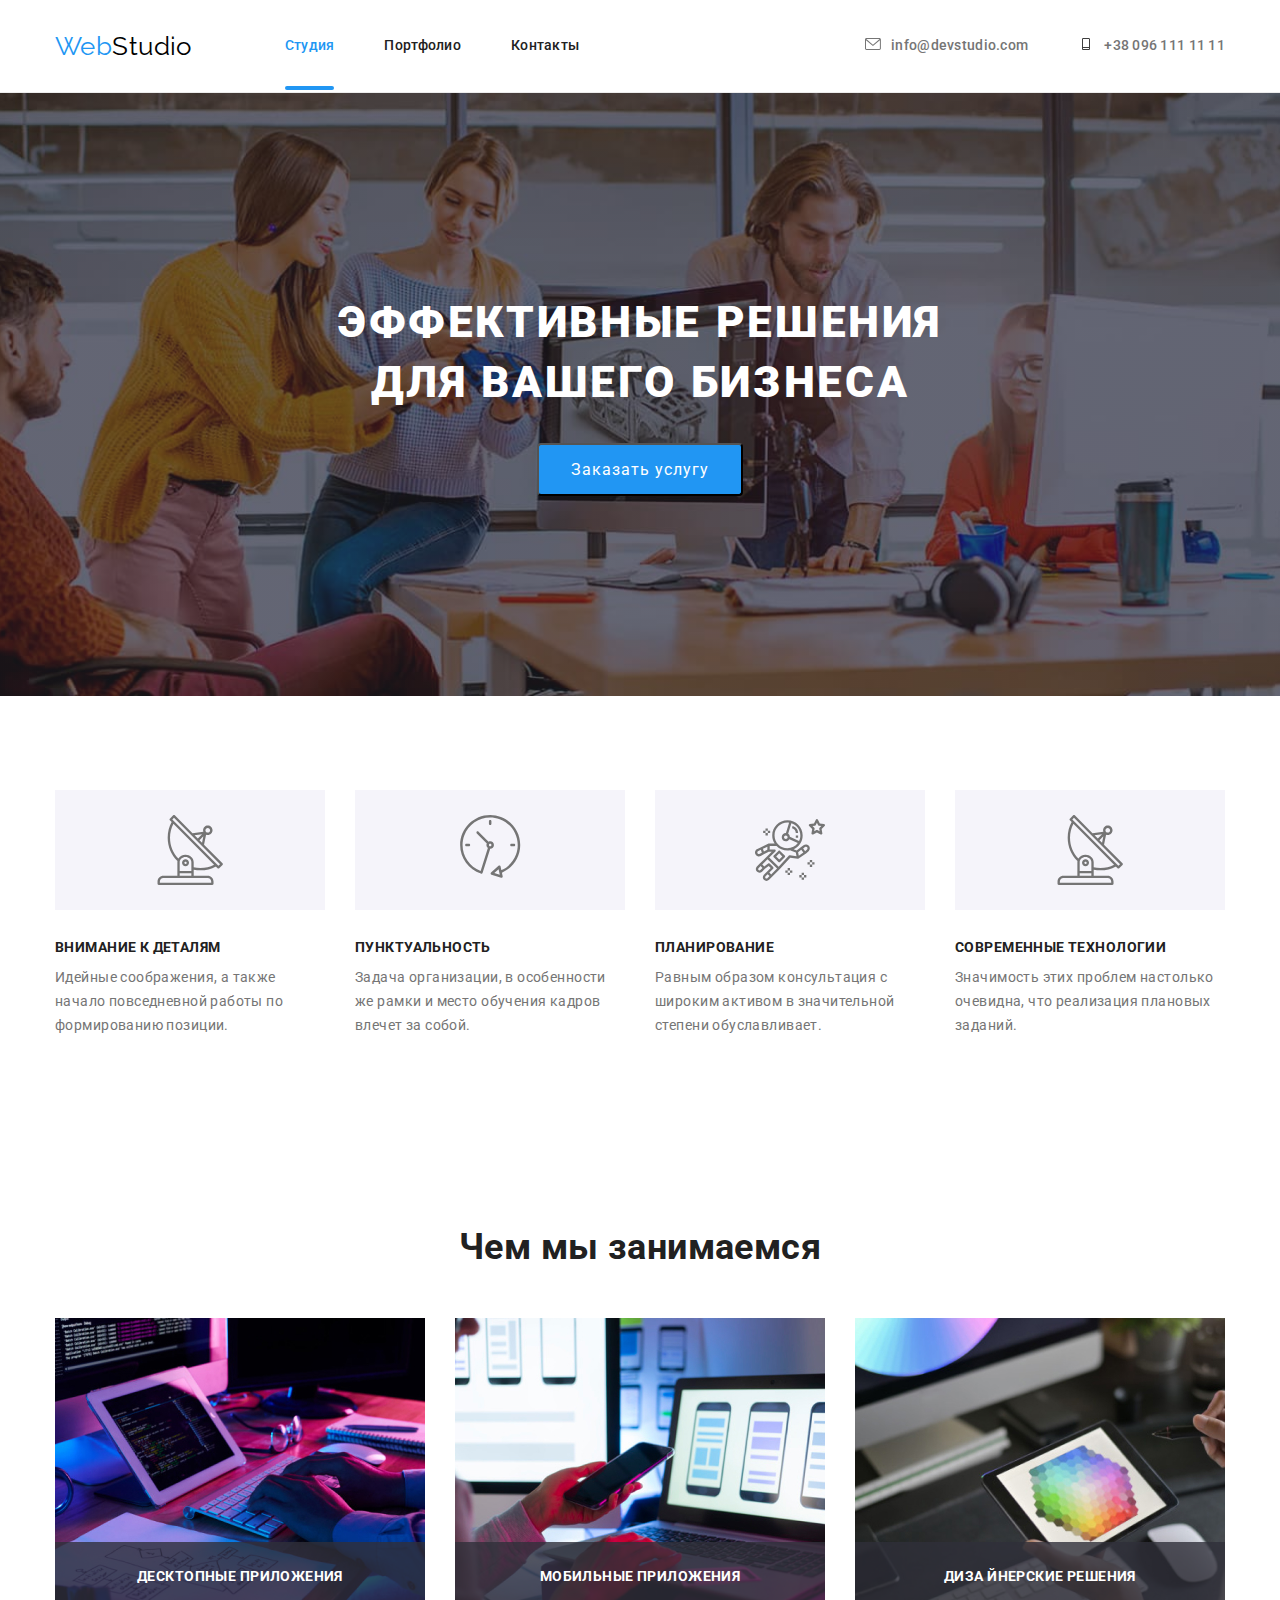
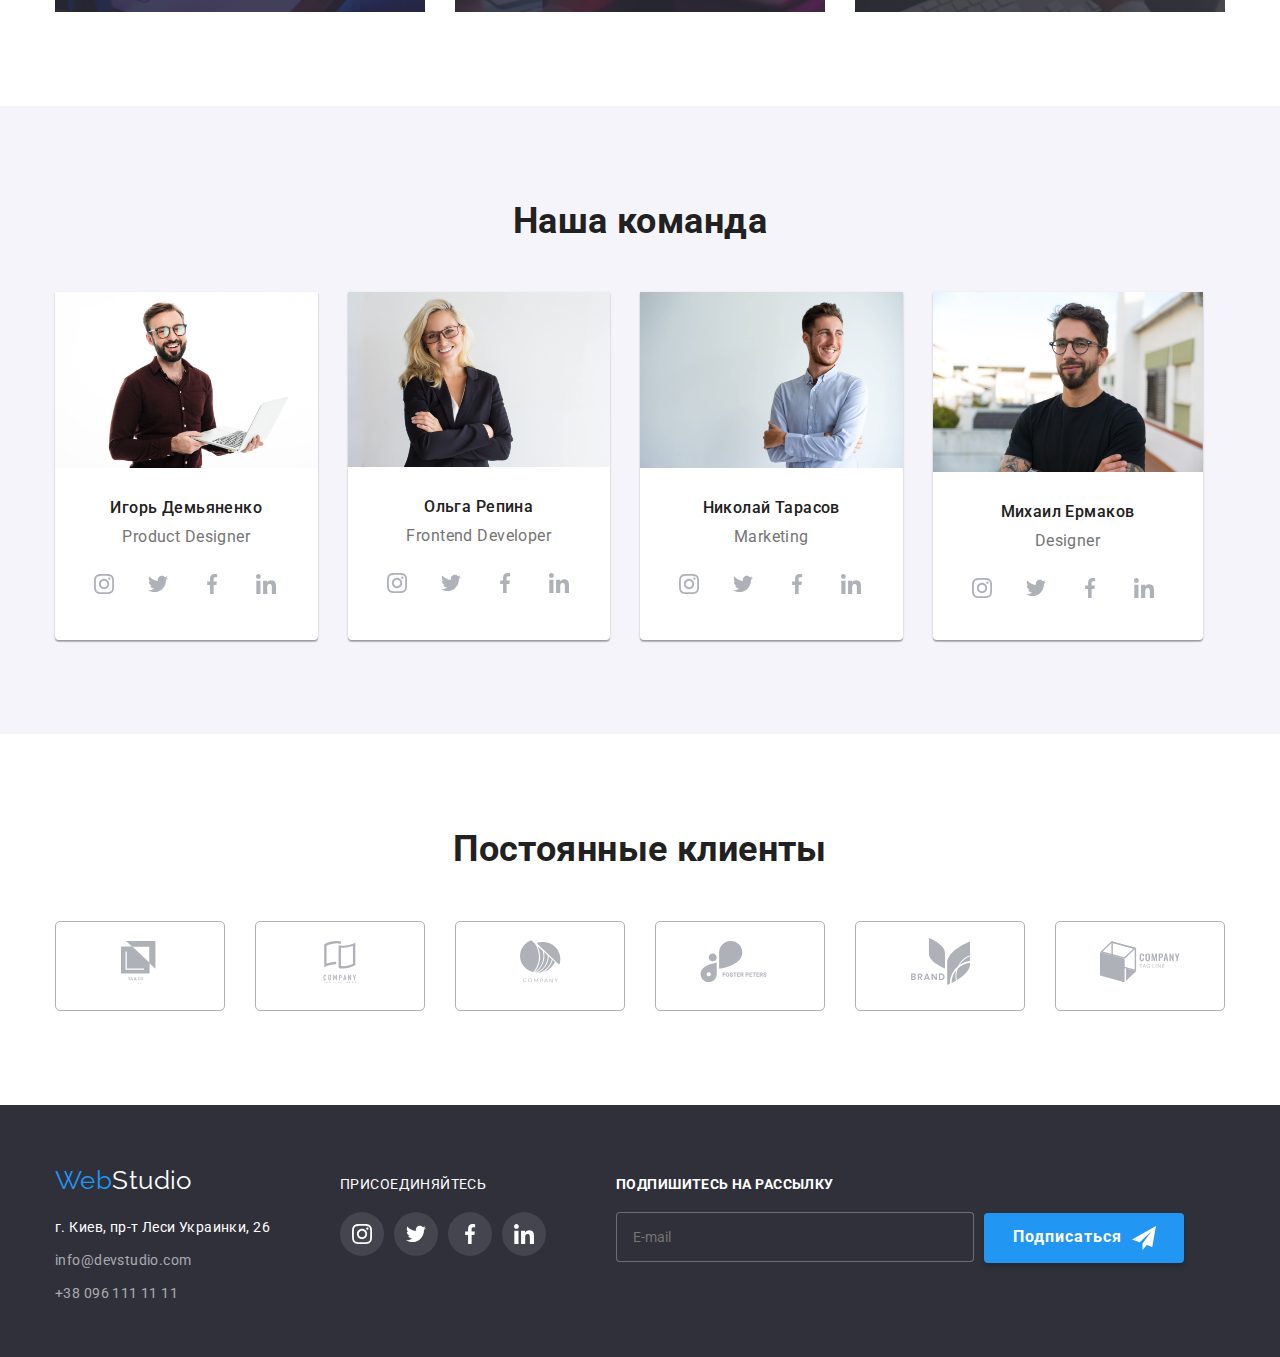
<file: index.html>
<!DOCTYPE html>
<html lang="ru">

<head>
    <meta charset="UTF-8">
    <meta http-equiv="X-UA-Compatible" content="IE=edge">
    <meta name="viewport" content="width=device-width, initial-scale=1.0">
    <title>Document</title>
    <link rel="preconnect" href="https://fonts.gstatic.com">
    <link
        href="https://fonts.googleapis.com/css2?family=Raleway:wght@700&family=Roboto:wght@400;500;700;900&display=swap"
        rel="stylesheet">
    <link rel="stylesheet"
        href="https://cdnjs.cloudflare.com/ajax/libs/modern-normalize/1.0.0/modern-normalize.min.css">
    <link rel="stylesheet" href="css/styles.css">
</head>

<body>
    <!--шапка -->
    <header class="header">   
       <div class="container">
       <nav class="min-nav">   
            <a href="/" class="logo" >Web<span class="logo-first">Studio</span></a>
            <ul class="site-nav" >
                <li class="nav-item"><a href="" class="link current">Студия</a></li>
                <li class="nav-item"><a href="./portfolio.html" class="link">Портфолио</a></li>
                <li class="nav-item"><a href="" class="link">Контакты</a></li>
            </ul>
            <ul class="contacts-position">
                <li class="contacts-positio-item" >
                    <li class="contacts-positio-item">
                        <a href="mailto:info@devstudio.com" class="contact-heder">
                            <svg class="contacts-svg" width="16" height="12">
                                <use href="./images/svg/symbol-defs.svg#icon-maill"></use>
                            </svg>info@devstudio.com
                        </a>
                    </li>
                    <li class="contacts-positio-item"><a href="tel:+380961111111" class="contact-heder">
                            <svg class="contacts-svg" width="16" height="12">
                                <use href="./images/svg/symbol-defs.svg#icon-call"></use>
                            </svg>+38 096 111 11 11</a>
                    </li>
          </ul> 
   
        </nav> 
        </div>
    </header>
    <!-- заголовок -->
    <main>
        
    <section class="hero">
       <div class="container">
         <h1 class="hero-titel">Эффективные решения<br> для вашего бизнеса</h1>
         <button type="button" class="button" data-modal-open>Заказать услугу</button>
       </div>
    </section>
        <!--Преимущества-->
    <section class="section">
        <div class="container">
            <ul class="feature-list">
                    <li class="feature-item" >
                    <div class="feature-svg">
                    <svg class="" width="70" height="70"> 
                        <use href="./images/svg/symbol-defs.svg#icon-Group1"></use>
                    </svg>
                    </div>
                    <h2 class="title">Внимание к деталям</h2>
                    <p>Идейные соображения, а также начало повседневной работы по формированию позиции.</p>
                </li>
                <li class="feature-item" >
                    <div class="feature-svg">
                    <svg class="" width="70" height="70"> 
                        <use href="./images/svg/symbol-defs.svg#icon-clock2"></use>
                    </svg>
                    </div>
                    <h2 class="title">Пунктуальность</h2>
                    <p>Задача организации, в особенности же рамки и место обучения кадров влечет за собой.</p>
                </li>
                <li class="feature-item" >
                    <div class="feature-svg">
                        <svg class="" width="70" height="70">
                            <use href="./images/svg/symbol-defs.svg#icon-astronaut4"></use>
                        </svg>
                    </div>
                    <h2 class="title">Планирование</h2>
                    <p> Равным образом консультация с широким активом в значительной степени обуславливает.</p>
                </li>
                <li class="feature-item" >
                    <div class="feature-svg">
                        <svg class="" width="70" height="70">
                            <use href="./images/svg/symbol-defs.svg#icon-Group1"></use>
                        </svg>
                    </div>
                    <h2 class="title">Современные технологии</h2>
                    <p>Значимость этих проблем настолько очевидна, что реализация плановых заданий.</p>
                </li>
            </ul>
        </div>
    </section>
    
    <!-- наша работа -->
    <!--Чем мы занимаемся-->
 <section class="section work">
    <div class="container">
        <h2 class="work-job">Чем мы занимаемся</h2>
        <ul class="work-list" >
            <li class="work-item" >
                <div class="specialization" >
                    <img src="./images/img.jpg" alt="Десктопные приложения" width="370">
                    <div class="specialization-bg">
                        <h3 class="specialization-text">Десктопные приложения</h3>
                    </div>
                </div>
            </li>
            <li class="work-item" >
                <div class="specialization">
                    <img src="./images/box2.jpg" alt="Мобильные приложение" width="370">
                    <div class="specialization-bg">
                        <h3 class="specialization-text">Мобильные приложения</h3>
                    </div>
                </div>
            </li>
            <li class="work-item" >
                <div class="specialization">
                    <img src="./images/box3.jpg" alt="Дизайн приложений" width="370">
                    <div class="specialization-bg">
                        <h3 class="specialization-text">Диза йнерские решения</h3>
                    </div>
                </div>
            </li>
        </ul>
    </div>
    </section>
    <!--Наша команда-->
    <section class="section team">
    <div class="container">
        <h2 class="ouer-team">Наша команда</h2>
        <ul class="team-list">
            <li class="team-item">
                <img src="./images/01b0562402f9066520924acac0be8dc7.jpg" class="img" alt="Игорь Демьяненко" width="270">
                <h3 class="name">Игорь Демьяненко</h3>
                <p class="specialty" >Product Designer</p>
                <ul class="social">
                    <li class="social-link">
                        <a class="button-link" href="" aria-label="">
                        <svg class="" width="20" height="20">
                            <use href="./images/svg/symbol-defs.svg#icon-instagram"></use>
                        </svg>
                    </a>
                   </li>
                <li class="social-link">
                    <a class="button-link" href="" aria-label="">
                        <svg class="" width="20" height="20">
                            <use href="./images/svg/symbol-defs.svg#icon-twitter"></use>
                        </svg>
                    </a>
                </li>
                <li class="social-link">
                    <a class="button-link" href="" aria-label="">
                        <svg class="" width="20" height="20">
                            <use href="./images/svg/symbol-defs.svg#icon-facebook1"></use>
                        </svg>
                    </a>
                </li>
                <li class="social-link">
                    <a class="button-link" href="" aria-label="">
                        <svg class="" width="20" height="20">
                            <use href="./images/svg/symbol-defs.svg#icon-linkedin"></use>
                        </svg>
                    </a>
                </li>
                </ul>
                
            </li>
            <li class="team-item">
                <img src="./images/8ed9ff0c05008e3e7ae5285b05efd211.jpg"  class="img" alt="Ольга Репина" width="270">
                <h3 class="name">Ольга Репина</h3>
                <p class="specialty" >Frontend Developer</p>
                <ul class="social">
                    <li class="social-link">
                        <a class="button-link" href="" aria-label="">
                            <svg class="" width="20" height="20">
                                <use href="./images/svg/symbol-defs.svg#icon-instagram"></use>
                            </svg>
                        </a>
                    </li>
                    <li class="social-link">
                        <a class="button-link" href="" aria-label="">
                            <svg class="" width="20" height="20">
                                <use href="./images/svg/symbol-defs.svg#icon-twitter"></use>
                            </svg>
                        </a>
                    </li>
                    <li class="social-link">
                        <a class="button-link" href="" aria-label="">
                            <svg class="" width="20" height="20">
                                <use href="./images/svg/symbol-defs.svg#icon-facebook1"></use>
                            </svg>
                        </a>
                    </li>
                    <li class="social-link">
                        <a class="button-link" href="" aria-label="">
                            <svg class="" width="20" height="20">
                                <use href="./images/svg/symbol-defs.svg#icon-linkedin"></use>
                            </svg>
                        </a>
                    </li>
                </ul>
            </li>
            <li class="team-item">
                <img src="./images/c03fb848ed9dfc89543bbe97156c3661.jpg"  class="img"  alt="Николай Тарасов" width="270">
                <h3 class="name">Николай Тарасов</h3>
                <p class="specialty" >Marketing</p>
                <ul class="social">
                    <li class="social-link">
                        <a class="button-link" href="" aria-label="">
                            <svg class="" width="20" height="20">
                                <use href="./images/svg/symbol-defs.svg#icon-instagram"></use>
                            </svg>
                        </a>
                    </li>
                    <li class="social-link">
                        <a class="button-link" href="" aria-label="">
                            <svg class="" width="20" height="20">
                                <use href="./images/svg/symbol-defs.svg#icon-twitter"></use>
                            </svg>
                        </a>
                    </li>
                    <li class="social-link">
                        <a class="button-link" href="" aria-label="">
                            <svg class="" width="20" height="20">
                                <use href="./images/svg/symbol-defs.svg#icon-facebook1"></use>
                            </svg>
                        </a>
                    </li>
                    <li class="social-link">
                        <a class="button-link" href="" aria-label="">
                            <svg class="" width="20" height="20">
                                <use href="./images/svg/symbol-defs.svg#icon-linkedin"></use>
                            </svg>
                        </a>
                    </li>
                </ul>
            </li>
            <li class="team-item">
                <img src="./images/7ff905b2d5f56aa0d2b29aa48e997cd8.jpg"  class="img"  alt="Михаил Ермаков" width="270">
                <h3 class="name">Михаил Ермаков</h3>
                <p class="specialty" >Designer</p>
                <ul class="social">
                    <li class="social-link">
                        <a class="button-link" href="" aria-label="">
                            <svg class="" width="20" height="20">
                                <use href="./images/svg/symbol-defs.svg#icon-instagram"></use>
                            </svg>
                        </a>
                    </li>
                    <li class="social-link">
                        <a class="button-link" href="" aria-label="">
                            <svg class="" width="20" height="20">
                                <use href="./images/svg/symbol-defs.svg#icon-twitter"></use>
                            </svg>
                        </a>
                    </li>
                    <li class="social-link">
                        <a class="button-link" href="" aria-label="">
                            <svg class="" width="20" height="20">
                                <use href="./images/svg/symbol-defs.svg#icon-facebook1"></use>
                            </svg>
                        </a>
                    </li>
                    <li class="social-link">
                        <a class="button-link" href="" aria-label="">
                            <svg class="" width="20" height="20">
                                <use href="./images/svg/symbol-defs.svg#icon-linkedin"></use>
                            </svg>
                        </a>
                    </li>
                </ul>
            </li>
        </ul>
        </div>
    </section>
            <!-- Постоянные клиенты -->
            <section class="section">
                <div class="container">
                    <h2 class="work-job">Постоянные клиенты</h2>
                    <ul class="work-job-item">
                        <li class="work-job-list">
                            <a href="work-job-link">
                                <svg class="" width="80" height="42">
                                    <use href="./images/svg/symbol-defs.svg#icon-logo1"></use>
                                </svg>
                            </a>
                        </li>
                        <li class="work-job-list">
                            <a href="work-job-link">
                                <svg class="" width="80" height="42">
                                    <use href="./images/svg/symbol-defs.svg#icon-logo2"></use>
                                </svg>
                            </a>
                        </li>
                        <li class="work-job-list">
                            <a href="work-job-link">
                                <svg class="" width="41" height="43">
                                    <use href="./images/svg/symbol-defs.svg#icon-logo3"></use>
                                </svg>
                            </a>
                        </li>
                        <li class="work-job-list">
                            <a href="work-job-link">
                                <svg class="" width="80" height="42">
                                    <use href="./images/svg/symbol-defs.svg#icon-logo4"></use>
                                </svg>
                            </a>
                        </li>
                        <li class="work-job-list">
                            <a href="work-job-link">
                                <svg class="" width="59" height="47">
                                    <use href="./images/svg/symbol-defs.svg#icon-logo5"></use>
                                </svg>
                            </a>
                        </li>
                        <li class="work-job-list">
                            <a href="work-job-link">
                                <svg class="" width="80" height="42">
                                    <use href="./images/svg/symbol-defs.svg#icon-logo6"></use>
                                </svg>
                            </a>
                        </li>
                    </ul>
                </div>
            </section>
    
    </main>
    <!--подвал-->
    <footer class="footer">
        <div class="container">
            <div>
                <a href="/" class="logo">Web<span class="logo-white">Studio</span></a>
                <address class="adres">
                <ul class="footer-list list">
                    <li class="street">г. Киев, пр-т Леси Украинки, 26</li>
                    <li class="street"><a href="mailto:info@devstudio.com" class="contacts-footer">info@devstudio.com</a></li>
                    <li class="street"><a href="tel:+380961111111" class="contacts-footer">+38 096 111 11 11</a></li>
                </ul>
                </address>
            </div >
           
            <div class="footer-linc-container"> 
                <p class="footer-contact">присоединяйтесь</p>
                <ul class="social-footer">
                    <li class="social-link">
                        <a class="button-link-footure" href="" aria-label="">
                            <svg class="" width="20" height="20">
                                <use href="./images/svg/symbol-defs.svg#icon-instagram"> </use>
                            </svg>
                        </a>
                    </li>
                    <li class="social-link">
                        <a class="button-link-footure" href="" aria-label="">
                            <svg class="" width="20" height="20">
                                <use href="./images/svg/symbol-defs.svg#icon-twitter"> </use>
                            </svg>
                        </a>
                    </li>
                    <li class="social-link">
                        <a class="button-link-footure" href="" aria-label="">
                            <svg class="" width="20" height="20">
                                <use href="./images/svg/symbol-defs.svg#icon-facebook1"> </use>
                            </svg>
                        </a>
                    </li>
                    <li class="social-link">
                        <a class="button-link-footure" href="" aria-label="">
                            <svg class="" width="20" height="20">
                                <use href="./images/svg/symbol-defs.svg#icon-linkedin"></use>
                            </svg>
                        </a>
                    </li>
                </ul>
            </div>
            <div class="footer-linc-container" >
                <h2 class="footer-contact" >Подпишитесь на рассылку</h2>
                <form class="subscribe">
                    <label class="form-lable" for="mail"> </label>
                    <input type="email"  name="email" id="mail" placeholder="E-mail" />
                    <button class="footer-button">
                        Подписаться
                        <svg class="subscribe-icon" width="24" height="24">
                            <use href="./images/svg/symbol-defs.svg#icon-icon-send"></use>
                        </svg>
                    </button>
                </form>
            </div>
        </div>
    </footer>
    <div class="backdrop is-hidden" data-modal>
        <div class="modal">
            <p class="form-name">Оставьте свои данные, мы вам перезвоним</p>
            <button class="close-modal" data-modal-close>
                <svg class="close-modal-icon" width="18" height="18">
                    <use href="./images/svg/symbol-defs.svg#icon-close-black-18dp-2-1"></use>
                </svg>
            </button>
            <form class="modal-form">
                <ul>
                    <li class="form-fild">
                        <label class="form-lable" for="name">Имя</label>
                        <input type="text" name="username" id="name" />
                        <svg class="modal-svg" width="18" height="18">
                            <use href="./images/svg/symbol-defs.svg#icon-name"></use>
                        </svg>
                    </li>
                    <li class="form-fild">
                        <label class="form-lable" for="tel">Телефон</label>
                        <input type="tel" name="tel" id="tel" />
                        <svg class="modal-svg" width="18" height="18">
                            <use href="./images/svg/symbol-defs.svg#icon-phone-black-18dp-1"></use>
                        </svg>
                    </li>
                    <li class="form-fild">
                        <label class="form-lable" for="mail">Почта</label>
                        <input type="email" name="email" id="mail">
                        <svg class="modal-svg" width="18" height="18">
                            <use href="./images/svg/symbol-defs.svg#icon-email-black-18dp-1"></use>
                        </svg>
                    </li>
                    <li class="form-fild">
                        <label class="form-lable" for="comment">Комментарий </label>
                        <textarea class="coment" name="feedback" rows="8"  placeholder="Введите текст" ></textarea>
                    </li>
                </ul>
                <p>
                <label class="checkbox-lible">
                    <input class="checkbox" type="checkbox" name="checkbox" value="plicy">
                                <svg class="checkbox-icon" width="16" height="15">
                        <use href="./images/svg/symbol-defs.svg#icon-icon-check"></use>
                    </svg>
                    Соглашаюсь с рассылкой и принимаю <a href="" class="contract">Условия договора</a>
                </label> 
               </p>
                 <button class="modal-button" type="submit">Отправить</button>
                </form>
        </div>
    </div>
    </div>
    <script src="./js/modal.js"></script>
</body>
</html>
</file>
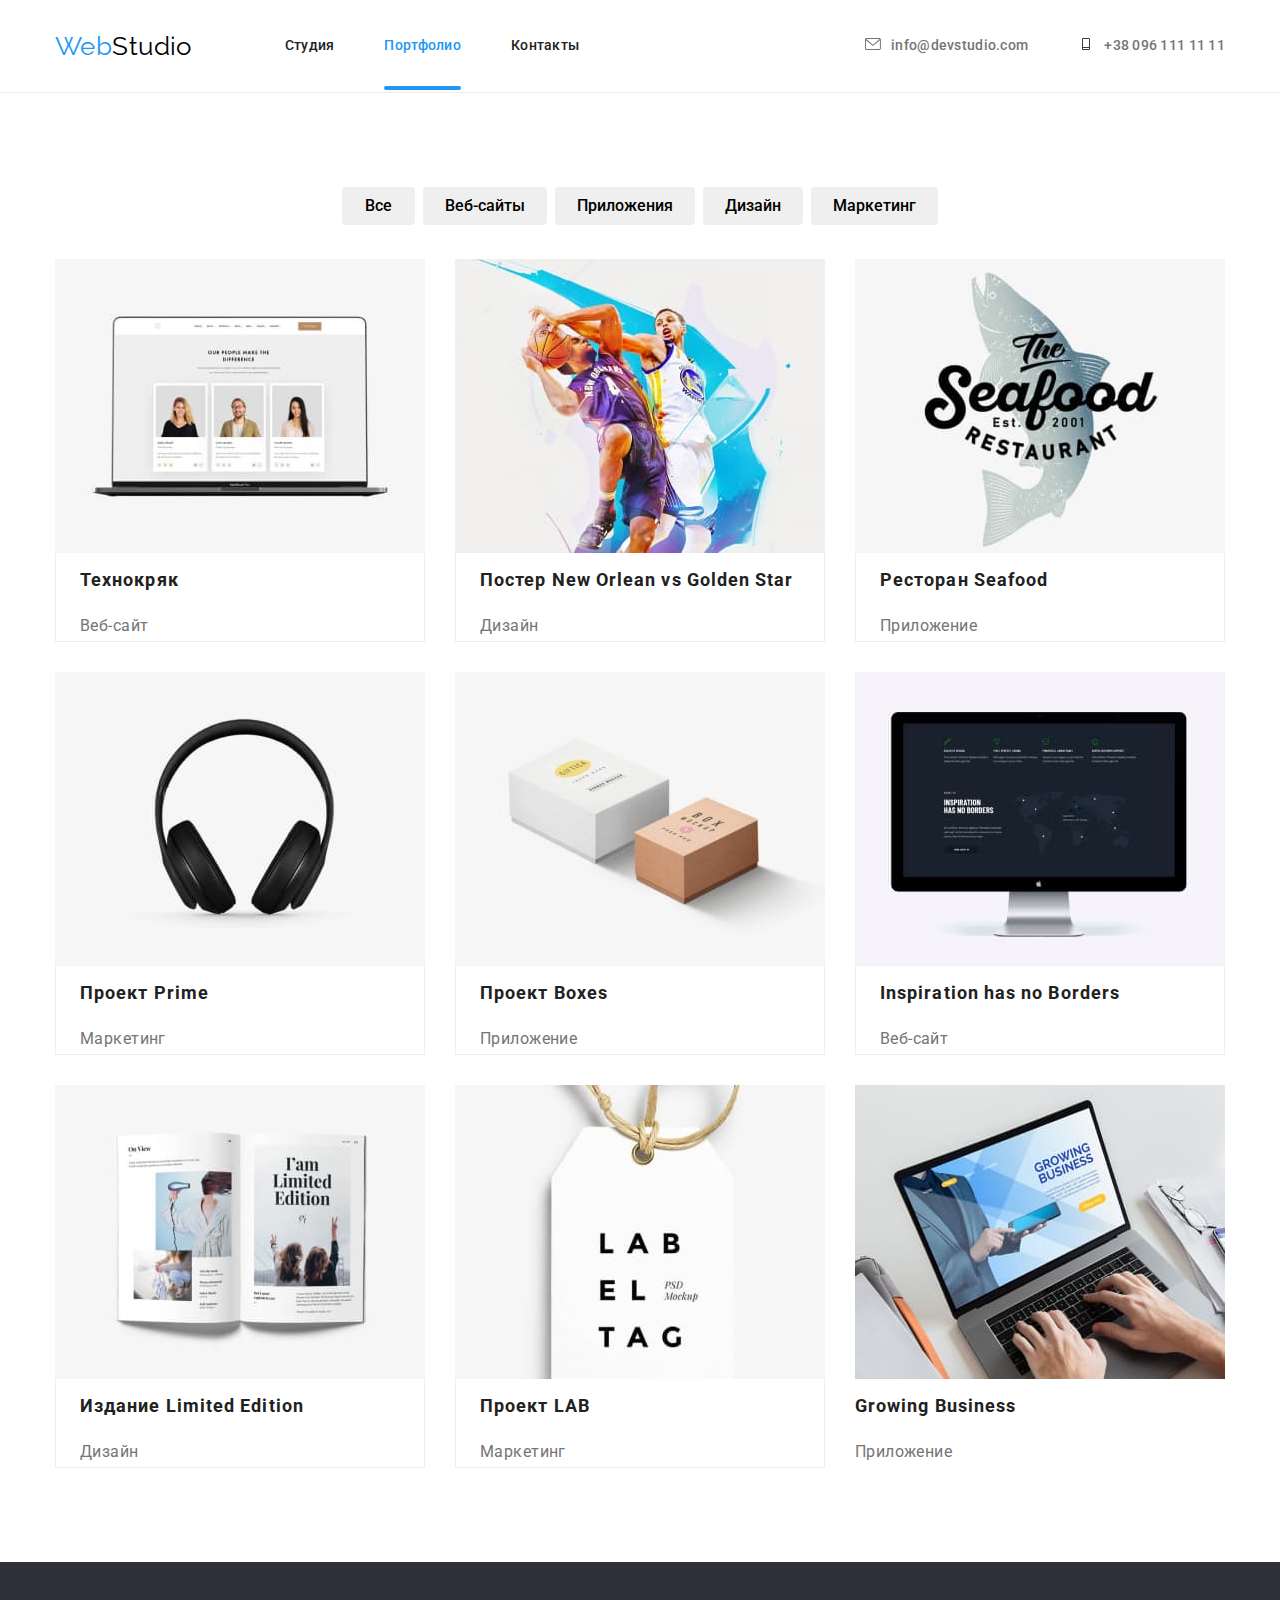
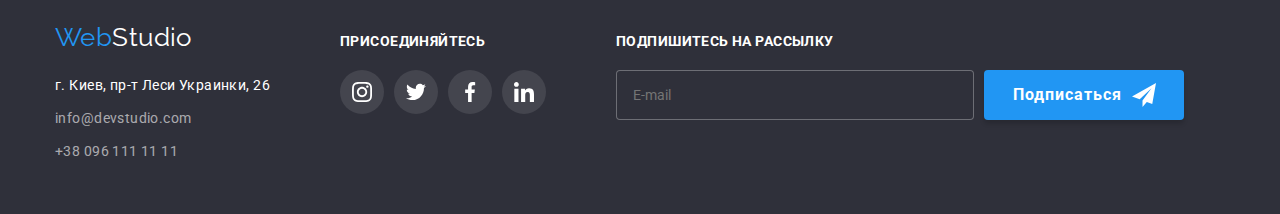
<file: portfolio.html>
<!DOCTYPE html>
<html lang="ru">

<head>
    <meta charset="UTF-8">
    <meta http-equiv="X-UA-Compatible" content="IE=edge">
    <meta name="viewport" content="width=device-width, initial-scale=1.0">
    <title>Document</title>
    <link rel="preconnect" href="https://fonts.gstatic.com">
    <link
        href="https://fonts.googleapis.com/css2?family=Raleway:wght@700&family=Roboto:wght@400;500;700;900&display=swap"
        rel="stylesheet">
    <link rel="stylesheet"
        href="https://cdnjs.cloudflare.com/ajax/libs/modern-normalize/1.0.0/modern-normalize.min.css">
    <link rel="stylesheet" href="css/styles.css">
</head>

<body>
    <!--шапка -->
    <header class="header">
        <div class="container">
            <nav class="min-nav">
                <a href="/" class="logo">Web<span class="logo-first">Studio</span></a>
                <ul class="site-nav">
                    <li class="nav-item"><a href="./index.html" class="link">Студия</a></li>
                    <li class="nav-item"><a href="./portfolio.html" class="link current">Портфолио</a></li>
                    <li class="nav-item"><a href="" class="link">Контакты</a></li>
                </ul>
                <ul class="contacts-position">
                    <li class="contacts-positio-item">
                        <a href="mailto:info@devstudio.com" class="contact-heder">
                            <svg class="contacts-svg" width="16" height="12">
                                <use href="./images/svg/symbol-defs.svg#icon-maill"></use>
                            </svg>info@devstudio.com
                        </a>
                    </li>
                    <li class="contacts-positio-item"><a href="tel:+380961111111" class="contact-heder">
                            <svg class="contacts-svg" width="16" height="12">
                                <use href="./images/svg/symbol-defs.svg#icon-call"></use>
                            </svg>+38 096 111 11 11</a>
                    </li>
                </ul>
    
            </nav>
        </div>
    </header>
        <!-- Галерея -->
    <main>
    <h1 class="hidden-title">Портфолио</h1>
        <!--фильтра-->
        <section class="section">
        <div class="container ">
            <ul class="filters-list">
                <li class="filters-item"><button type="button" class="button-portfolio">Все</button></li>
                <li class="filters-item"><button type="button" class="button-portfolio" >Веб-сайты</button></li>
                <li class="filters-item"><button type="button" class="button-portfolio">Приложения</button></li>
                <li class="filters-item"><button type="button" class="button-portfolio">Дизайн</button></li>
                <li class="filters-item"><button type="button" class="button-portfolio">Маркетинг</button></li>
            </ul>
            <ul class="gallary-list" >
                <li class="gallary-item ">
                    <div class="product-thumb">
                    <img src="./images/glery/1.jpg" class="img" alt="монитор" width="370">
                        <div class="product-overlate">
                            <p class="text-actions">Технокряк это современная площадка распространения коронавируса. Компании используют эту платформу для цифрового шпионажа и атак на защищённые сервера конкурентов.</p>
                        </div>
                    </div>
                    <div class="card-contener">
                        <h2 class="name-gallery">Технокряк</h2>
                        <p class="gallery-text">Веб-сайт</p>
                </li>
               <li class="gallary-item ">
                    <div class="product-thumb">
                    <img src="./images/glery/2.jpg" class="img" alt="монитор" width="370">
                        <div class="product-overlate">
                            <p class="text-actions">Технокряк это современная площадка распространения коронавируса. Компании используют эту платформу для цифрового шпионажа и атак на защищённые сервера конкурентов.</p>
                        </div>
                    </div>
                    <div class="card-contener">
                        <h2 class="name-gallery">Постер New Orlean vs Golden Star</h2>
                        <p class="gallery-text">Дизайн</p>
                    </div>
                </li>
                <li class="gallary-item ">
                    <div class="product-thumb">
                        <img src="./images/glery/3.jpg" class="img" alt="монитор" width="370">
                        <div class="product-overlate">
                            <p class="text-actions">Технокряк это современная площадка распространения коронавируса. Компании используют
                                эту платформу для цифрового шпионажа и атак на защищённые сервера конкурентов.</p>
                        </div>
                    </div>
                    <div class="card-contener">
                        <h2 class="name-gallery">Ресторан Seafood</h2>
                        <p class="gallery-text">Приложение</p>
                    </div>
                </li>
                <li class="gallary-item ">
                    <div class="product-thumb">
                        <img src="./images/glery/4.jpg" class="img" alt="монитор" width="370">
                        <div class="product-overlate">
                            <p class="text-actions">Технокряк это современная площадка распространения коронавируса. Компании используют
                                эту платформу для цифрового шпионажа и атак на защищённые сервера конкурентов.</p>
                        </div>
                    </div>
                    <div class="card-contener" >
                        <h2 class="name-gallery">Проект Prime</h2>
                        <p class="gallery-text">Маркетинг</p>
                    </div>
                </li>
            <li class="gallary-item ">
                <div class="product-thumb">
                    <img src="./images/glery/5.jpg" class="img" alt="монитор" width="370">
                    <div class="product-overlate">
                        <p class="text-actions">Технокряк это современная площадка распространения коронавируса. Компании используют
                            эту платформу для цифрового шпионажа и атак на защищённые сервера конкурентов.</p>
                    </div>
                </div>
                    <div class="card-contener" >
                        <h2 class="name-gallery">Проект Boxes</h2>
                        <p class="gallery-text">Приложение</p>
                    </div>
                </li>
                <li class="gallary-item ">
                    <div class="product-thumb">
                        <img src="./images/glery/6.jpg" class="img" alt="монитор" width="370">
                        <div class="product-overlate">
                            <p class="text-actions">Технокряк это современная площадка распространения коронавируса. Компании используют
                                эту платформу для цифрового шпионажа и атак на защищённые сервера конкурентов.</p>
                        </div>
                    </div>
                    <div class="card-contener" >
                        <h2 class="name-gallery">Inspiration has no Borders</h2>
                        <p class="gallery-text">Веб-сайт</p>
                    </div>
                </li>
            <li class="gallary-item ">
                <div class="product-thumb">
                    <img src="./images/glery/7.jpg" class="img" alt="монитор" width="370">
                    <div class="product-overlate">
                        <p class="text-actions">Технокряк это современная площадка распространения коронавируса. Компании используют
                            эту платформу для цифрового шпионажа и атак на защищённые сервера конкурентов.</p>
                    </div>
                </div>
                    <div class="card-contener" >
                        <h2 class="name-gallery">Издание Limited Edition</h2>
                        <p class="gallery-text">Дизайн</p>
                    </div>
                </li>
            <li class="gallary-item ">
                <div class="product-thumb">
                    <img src="./images/glery/8.jpg" class="img" alt="монитор" width="370">
                    <div class="product-overlate">
                        <p class="text-actions">Технокряк это современная площадка распространения коронавируса. Компании используют
                            эту платформу для цифрового шпионажа и атак на защищённые сервера конкурентов.</p>
                    </div>
                </div>
                    <div class="card-contener" >
                        <h2 class="name-gallery">Проект LAB</h2>
                        <p class="gallery-text">Маркетинг</p>
                    </div>
                </li>
            <li class="gallary-item ">
                <div class="product-thumb">
                    <img src="./images/glery/9.jpg" class="img" alt="монитор" width="370">
                    <div class="product-overlate">
                        <p class="text-actions">Технокряк это современная площадка распространения коронавируса. Компании используют
                            эту платформу для цифрового шпионажа и атак на защищённые сервера конкурентов.</p>
                    </div>
                </div>
                        <h2 class="name-gallery">Growing Business</h2>
                        <p class="gallery-text">Приложение</p>
                    </div>
                </li>
               
            </ul>
    </div>
   </section>

    </main>
    <!--подвал-->
<footer class="footer">
    <div class="container">
        <div>
            <a href="/" class="logo">Web<span class="logo-white">Studio</span></a>
            <address class="adres">
                <ul class="footer-list list">
                    <li class="street">г. Киев, пр-т Леси Украинки, 26</li>
                    <li class="street"><a href="mailto:info@devstudio.com"
                            class="contacts-footer">info@devstudio.com</a></li>
                    <li class="street"><a href="tel:+380961111111" class="contacts-footer">+38 096 111 11 11</a></li>
                </ul>
            </address>
        </div>
        <div class="footer-linc-container">
            <h2 class="footer-contact">присоединяйтесь</h2>
            <ul class="social-footer">
                <li class="social-link">
                    <a class="button-link-footure" href="" aria-label="">
                        <svg class="" width="20" height="20">
                            <use href="./images/svg/symbol-defs.svg#icon-instagram"></use>
                        </svg>
                    </a>
                </li>
                <li class="social-link">
                    <a class="button-link-footure" href="" aria-label="">
                        <svg class="" width="20" height="20">
                            <use href="./images/svg/symbol-defs.svg#icon-twitter"></use>
                        </svg>
                    </a>
                </li>
                <li class="social-link">
                    <a class="button-link-footure" href="" aria-label="">
                        <svg class="" width="20" height="20">
                            <use href="./images/svg/symbol-defs.svg#icon-facebook1"></use>
                        </svg>
                    </a>
                </li>
                <li class="social-link">
                    <a class="button-link-footure" href="" aria-label="">
                        <svg class="" width="20" height="20">
                            <use href="./images/svg/symbol-defs.svg#icon-linkedin"></use>
                        </svg>
                    </a>
                </li>
            </ul>
        </div>
        <div class="footer-linc-container">
            <h2 class="footer-contact">Подпишитесь на рассылку</h2>
            <form class="subscribe">
                <label class="form-lable" for="mail"> </label>
                <input type="email" name="email" id="mail" placeholder="E-mail" />
                <button class="footer-button">
                    Подписаться
                    <svg class="subscribe-icon" width="24" height="24">
                        <use href="./images/svg/symbol-defs.svg#icon-icon-send"></use>
                    </svg>
                </button>
            </form>
        </div>
    </div>
</footer>
<script src="./js/modal.js"></script>
</body>

</html>
</file>
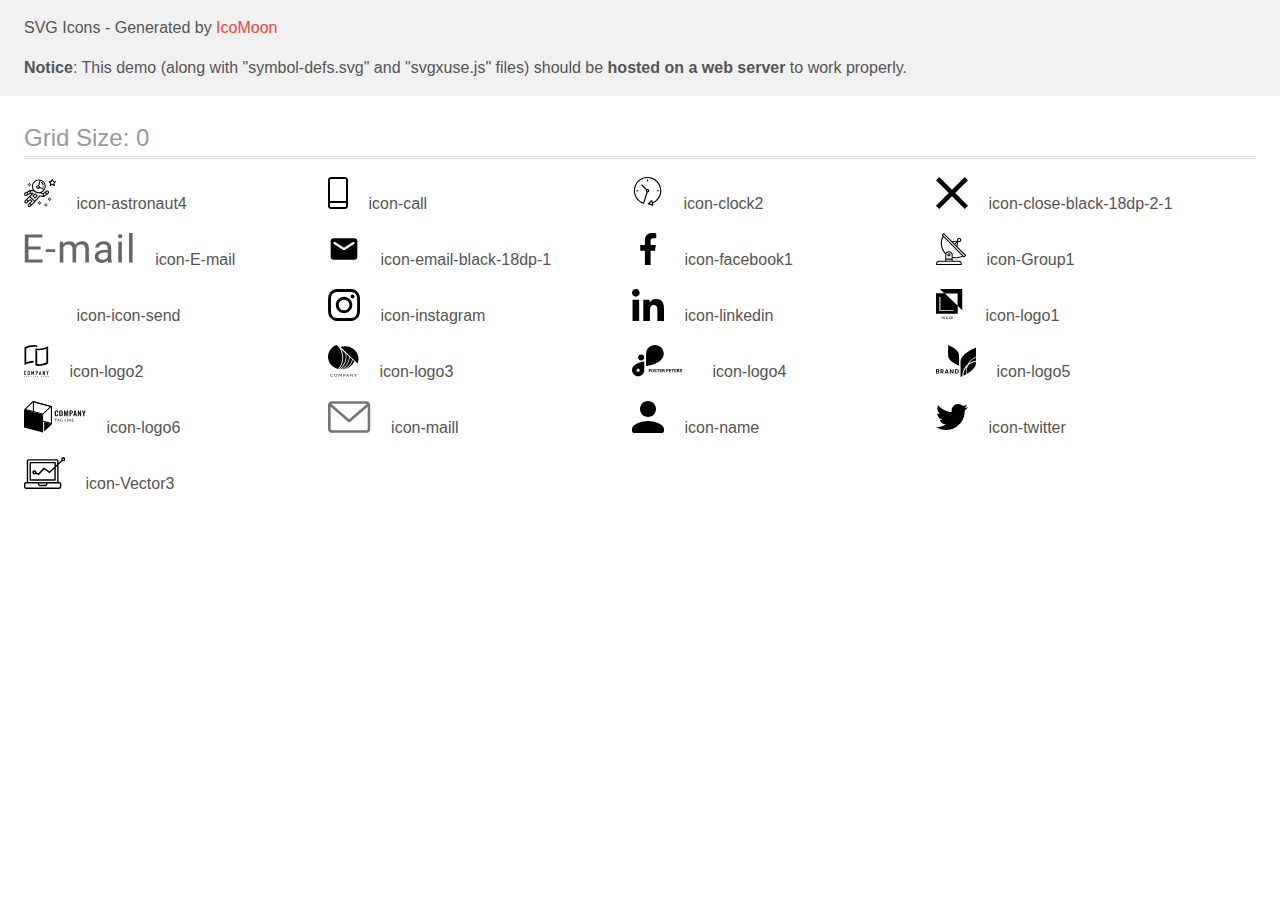
<file: images/svg/demo-external-svg.html>
<!doctype html>
<html>
<head>
    <title>IcoMoon - SVG Icons</title>
    <meta charset="utf-8">
    <meta name="viewport" content="width=device-width, initial-scale=1">
    <link rel="stylesheet" href="demo-files/demo.css">
    <link rel="stylesheet" href="style.css">
</head>
<body>
<header class="bgc1 clearfix">
<div class="mhl">
    <p>SVG Icons - Generated by <a href="https://icomoon.io/app">IcoMoon</a></p><p><strong>Notice</strong>: This demo (along with "symbol-defs.svg" and "svgxuse.js" files) should be <b>hosted on a web server</b> to work properly.</p>
</div>
</header>
    <div class="clearfix mhl ptl">
        <h1 class="mvm mtn fgc1">Grid Size: 0</h1>
        <div class="glyph fs1">
            <div class="clearfix pbs">
                <svg class="icon icon-astronaut4"><use xlink:href="symbol-defs.svg#icon-astronaut4"></use></svg><span class="name"> icon-astronaut4</span>
            </div>
        </div>
        <div class="glyph fs1">
            <div class="clearfix pbs">
                <svg class="icon icon-call"><use xlink:href="symbol-defs.svg#icon-call"></use></svg><span class="name"> icon-call</span>
            </div>
        </div>
        <div class="glyph fs1">
            <div class="clearfix pbs">
                <svg class="icon icon-clock2"><use xlink:href="symbol-defs.svg#icon-clock2"></use></svg><span class="name"> icon-clock2</span>
            </div>
        </div>
        <div class="glyph fs1">
            <div class="clearfix pbs">
                <svg class="icon icon-close-black-18dp-2-1"><use xlink:href="symbol-defs.svg#icon-close-black-18dp-2-1"></use></svg><span class="name"> icon-close-black-18dp-2-1</span>
            </div>
        </div>
        <div class="glyph fs1">
            <div class="clearfix pbs">
                <svg class="icon icon-E-mail"><use xlink:href="symbol-defs.svg#icon-E-mail"></use></svg><span class="name"> icon-E-mail</span>
            </div>
        </div>
        <div class="glyph fs1">
            <div class="clearfix pbs">
                <svg class="icon icon-email-black-18dp-1"><use xlink:href="symbol-defs.svg#icon-email-black-18dp-1"></use></svg><span class="name"> icon-email-black-18dp-1</span>
            </div>
        </div>
        <div class="glyph fs1">
            <div class="clearfix pbs">
                <svg class="icon icon-facebook1"><use xlink:href="symbol-defs.svg#icon-facebook1"></use></svg><span class="name"> icon-facebook1</span>
            </div>
        </div>
        <div class="glyph fs1">
            <div class="clearfix pbs">
                <svg class="icon icon-Group1"><use xlink:href="symbol-defs.svg#icon-Group1"></use></svg><span class="name"> icon-Group1</span>
            </div>
        </div>
        <div class="glyph fs1">
            <div class="clearfix pbs">
                <svg class="icon icon-icon-send"><use xlink:href="symbol-defs.svg#icon-icon-send"></use></svg><span class="name"> icon-icon-send</span>
            </div>
        </div>
        <div class="glyph fs1">
            <div class="clearfix pbs">
                <svg class="icon icon-instagram"><use xlink:href="symbol-defs.svg#icon-instagram"></use></svg><span class="name"> icon-instagram</span>
            </div>
        </div>
        <div class="glyph fs1">
            <div class="clearfix pbs">
                <svg class="icon icon-linkedin"><use xlink:href="symbol-defs.svg#icon-linkedin"></use></svg><span class="name"> icon-linkedin</span>
            </div>
        </div>
        <div class="glyph fs1">
            <div class="clearfix pbs">
                <svg class="icon icon-logo1"><use xlink:href="symbol-defs.svg#icon-logo1"></use></svg><span class="name"> icon-logo1</span>
            </div>
        </div>
        <div class="glyph fs1">
            <div class="clearfix pbs">
                <svg class="icon icon-logo2"><use xlink:href="symbol-defs.svg#icon-logo2"></use></svg><span class="name"> icon-logo2</span>
            </div>
        </div>
        <div class="glyph fs1">
            <div class="clearfix pbs">
                <svg class="icon icon-logo3"><use xlink:href="symbol-defs.svg#icon-logo3"></use></svg><span class="name"> icon-logo3</span>
            </div>
        </div>
        <div class="glyph fs1">
            <div class="clearfix pbs">
                <svg class="icon icon-logo4"><use xlink:href="symbol-defs.svg#icon-logo4"></use></svg><span class="name"> icon-logo4</span>
            </div>
        </div>
        <div class="glyph fs1">
            <div class="clearfix pbs">
                <svg class="icon icon-logo5"><use xlink:href="symbol-defs.svg#icon-logo5"></use></svg><span class="name"> icon-logo5</span>
            </div>
        </div>
        <div class="glyph fs1">
            <div class="clearfix pbs">
                <svg class="icon icon-logo6"><use xlink:href="symbol-defs.svg#icon-logo6"></use></svg><span class="name"> icon-logo6</span>
            </div>
        </div>
        <div class="glyph fs1">
            <div class="clearfix pbs">
                <svg class="icon icon-maill"><use xlink:href="symbol-defs.svg#icon-maill"></use></svg><span class="name"> icon-maill</span>
            </div>
        </div>
        <div class="glyph fs1">
            <div class="clearfix pbs">
                <svg class="icon icon-name"><use xlink:href="symbol-defs.svg#icon-name"></use></svg><span class="name"> icon-name</span>
            </div>
        </div>
        <div class="glyph fs1">
            <div class="clearfix pbs">
                <svg class="icon icon-twitter"><use xlink:href="symbol-defs.svg#icon-twitter"></use></svg><span class="name"> icon-twitter</span>
            </div>
        </div>
        <div class="glyph fs1">
            <div class="clearfix pbs">
                <svg class="icon icon-Vector3"><use xlink:href="symbol-defs.svg#icon-Vector3"></use></svg><span class="name"> icon-Vector3</span>
            </div>
        </div>
  </div>
<script defer src="svgxuse.js"></script>
</body>
</html>
</file>
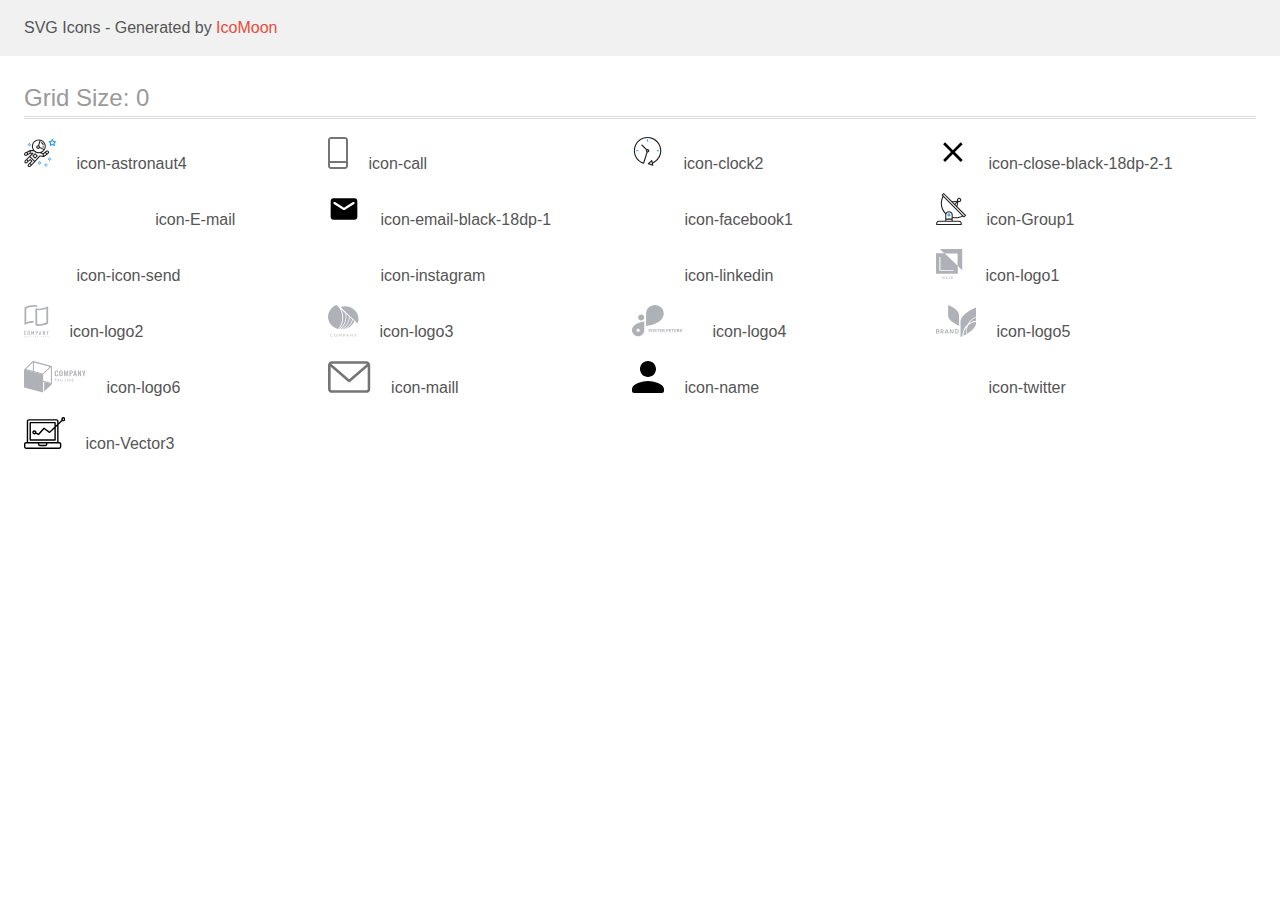
<file: images/svg/demo.html>
<!doctype html>
<html>
<head>
    <title>IcoMoon - SVG Icons</title>
    <meta charset="utf-8">
    <meta name="viewport" content="width=device-width, initial-scale=1">
    <link rel="stylesheet" href="demo-files/demo.css">
    <link rel="stylesheet" href="style.css">
</head>
<body>
<svg aria-hidden="true" style="position: absolute; width: 0; height: 0; overflow: hidden;" version="1.1" xmlns="http://www.w3.org/2000/svg" xmlns:xlink="http://www.w3.org/1999/xlink">
<defs>
<symbol id="icon-astronaut4" viewBox="0 0 32 32">
<path fill="#2196f3" style="fill: var(--color1, #2196f3)" d="M31.974 4.524c-0.064-0.191-0.227-0.332-0.427-0.362h-0.003l-1.911-0.278-0.855-1.731c-0.179-0.365-0.777-0.365-0.956 0l-0.855 1.731-1.911 0.278c-0.26 0.039-0.457 0.26-0.457 0.528 0 0.15 0.062 0.285 0.161 0.382l1.383 1.348-0.326 1.903c-0.034 0.2 0.048 0.402 0.212 0.522 0.166 0.12 0.383 0.135 0.562 0.040l1.709-0.899 1.709 0.899c0.072 0.038 0.157 0.061 0.247 0.061 0.295 0 0.534-0.239 0.534-0.534 0-0.031-0.003-0.062-0.008-0.092v0.003l-0.326-1.903 1.383-1.348c0.099-0.097 0.161-0.233 0.161-0.382 0-0.059-0.009-0.115-0.027-0.168l0.001 0.004zM29.511 5.851c-0.126 0.122-0.183 0.299-0.153 0.472l0.191 1.114-1-0.526c-0.072-0.039-0.158-0.062-0.249-0.062s-0.177 0.023-0.252 0.063l0.003-0.001-1 0.526 0.191-1.114c0.005-0.027 0.008-0.059 0.008-0.091 0-0.149-0.061-0.285-0.16-0.381v0l-0.811-0.79 1.119-0.162c0.174-0.025 0.324-0.134 0.402-0.292l0.5-1.013 0.5 1.013c0.078 0.158 0.228 0.267 0.402 0.292l1.119 0.162-0.809 0.79zM26.134 20.522h-1.067v1.067h1.067v-1.067zM26.134 22.656h-1.067v1.066h1.067v-1.066zM27.2 21.589h-1.067v1.067h1.067v-1.067zM25.067 21.589h-1.067v1.067h1.067v-1.067zM22.4 26.389h-1.067v1.067h1.067v-1.067zM22.4 28.523h-1.067v1.067h1.067v-1.067zM23.467 27.456h-1.067v1.067h1.067v-1.067zM21.334 27.456h-1.067v1.067h1.067v-1.067zM16 24.256h-1.066v1.067h1.066v-1.067zM16 26.389h-1.066v1.067h1.066v-1.067zM17.067 25.322h-1.067v1.067h1.067v-1.067zM14.934 25.322h-1.067v1.067h1.067v-1.067zM5.867 6.122h-1.066v1.066h1.066v-1.066zM5.867 8.256h-1.066v1.066h1.066v-1.066zM6.933 7.189h-1.067v1.067h1.066v-1.067zM4.8 7.189h-1.067v1.067h1.067v-1.067z"></path>
<path fill="#212121" style="fill: var(--color2, #212121)" d="M24.715 14.16c-0.28-0.376-0.698-0.636-1.179-0.703l-0.009-0.001c-0.076-0.012-0.164-0.018-0.254-0.018-0.411 0-0.789 0.139-1.090 0.373l0.004-0.003-1.253 0.96-1.898 1.417-1.358-0.541c2.421-1.086 4.113-3.508 4.113-6.32 0-3.823-3.122-6.934-6.961-6.934s-6.961 3.11-6.961 6.934c0 1.386 0.415 2.674 1.12 3.759l-2.768-0.024c-0.009 0-0.016 0.005-0.023 0.005-0.057 0.003-0.11 0.014-0.159 0.033l0.004-0.001c-0.013 0.005-0.026 0.007-0.038 0.013-0.006 0.003-0.013 0.003-0.019 0.006l-3.233 1.596c0 0-0.001 0-0.001 0.001l-1.893 0.91c-0.024 0.011-0.045 0.023-0.065 0.036l0.001-0.001c-0.482 0.324-0.795 0.867-0.795 1.483 0 0.297 0.073 0.577 0.201 0.823l-0.005-0.010c0.22 0.424 0.592 0.742 1.043 0.885l0.013 0.003c0.161 0.053 0.345 0.083 0.537 0.083 0.308 0 0.598-0.078 0.851-0.216l-0.009 0.005 1.388-0.738 2.264-1.169 1.357-0.008-5.442 5.415c0 0.001-0.001 0.001-0.001 0.001l-1.339 1.333c-0.303 0.299-0.491 0.714-0.491 1.173 0 0.002 0 0.003 0 0.005v0c0.002 0.919 0.748 1.664 1.667 1.664 0.001 0 0.002 0 0.002 0v0c0.428 0 0.854-0.162 1.18-0.485l1.314-1.309 1.741-1.3 0.901 0.897-3.102 3.088c-0.303 0.299-0.491 0.714-0.491 1.173 0 0.001 0 0.003 0 0.004v0c0 0.445 0.174 0.864 0.49 1.179 0.302 0.3 0.717 0.485 1.176 0.485 0.001 0 0.002 0 0.003 0v0c0.427 0 0.855-0.162 1.18-0.485l4.488-4.472c0.007-0.006 0.016-0.009 0.022-0.016l5.166-5.658 3.471 0.494c0.025 0.004 0.050 0.006 0.075 0.006 0.064 0 0.127-0.016 0.187-0.038 0.017-0.006 0.032-0.015 0.049-0.023 0.019-0.010 0.039-0.015 0.058-0.027l3.213-2.133c0.012-0.008 0.018-0.021 0.029-0.030 0.013-0.010 0.029-0.014 0.041-0.026l1.271-1.191c0.348-0.326 0.564-0.787 0.564-1.3 0-0.4-0.132-0.769-0.355-1.066l0.003 0.005zM2.13 17.77c-0.098 0.054-0.215 0.086-0.34 0.086-0.078 0-0.153-0.013-0.224-0.036l0.005 0.001c-0.294-0.093-0.504-0.364-0.504-0.683 0-0.235 0.114-0.444 0.289-0.575l0.002-0.001 1.314-0.632 0.449 1.313-0.992 0.527zM5.627 15.942l-1.548 0.8-0.255-0.746-0.184-0.537 2.027-1.001-0.040 1.484zM20.727 9.322c0 0.918-0.219 1.785-0.599 2.56l-4.181-1.899c-0.044-0.575-0.342-1.072-0.782-1.384l-0.006-0.004 1.464-4.861c2.377 0.757 4.104 2.975 4.104 5.588zM8.938 9.322c0-3.235 2.644-5.867 5.894-5.867 0.253 0 0.5 0.022 0.745 0.053l-1.432 4.753c-0.019 0-0.037-0.006-0.057-0.006 0 0-0.001 0-0.001 0-1.032 0-1.869 0.835-1.872 1.867v0c0.003 1.031 0.84 1.867 1.872 1.867 0 0 0 0 0.001 0v0c0.695 0 1.295-0.383 1.618-0.944l3.863 1.755c-1.075 1.447-2.795 2.39-4.737 2.39-3.25 0-5.894-2.632-5.894-5.867zM14.895 10.122c0 0.441-0.362 0.8-0.806 0.8 0 0-0.001 0-0.001 0-0.443 0-0.802-0.358-0.804-0.8v0c0-0.441 0.361-0.8 0.806-0.8s0.806 0.359 0.806 0.8zM2.464 25.146c-0.11 0.109-0.261 0.176-0.428 0.176s-0.317-0.067-0.427-0.175v0c-0.109-0.108-0.176-0.257-0.176-0.422s0.067-0.314 0.176-0.422v0l0.962-0.959 0.852 0.848-0.959 0.954zM5.678 28.88c-0.11 0.109-0.261 0.176-0.428 0.176s-0.317-0.067-0.427-0.175v0c-0.109-0.108-0.176-0.257-0.176-0.422s0.067-0.314 0.176-0.422v0l0.963-0.959 0.852 0.848-0.96 0.955zM9.16 25.411l-0.001 0.001-1.765 1.76-0.852-0.848 1.765-1.757c0.040-0.040 0.065-0.088 0.090-0.136 0.007-0.014 0.020-0.026 0.026-0.040 0.016-0.041 0.019-0.085 0.026-0.128 0.003-0.025 0.014-0.048 0.014-0.073 0-0.035-0.013-0.070-0.020-0.105-0.006-0.032-0.006-0.064-0.019-0.096-0.025-0.053-0.055-0.098-0.092-0.138v0c-0.010-0.012-0.014-0.026-0.025-0.038h-0.001s0-0.001-0.001-0.002l-1.607-1.6c-0.017-0.017-0.039-0.024-0.058-0.038-0.025-0.021-0.054-0.040-0.084-0.056l-0.003-0.001c-0.026-0.012-0.058-0.023-0.090-0.031l-0.003-0.001c-0.030-0.009-0.065-0.017-0.101-0.020h-0.002c-0.007 0-0.015 0-0.023 0-0.026 0-0.051 0.002-0.075 0.005h0.003c-0.036 0.005-0.069 0.009-0.104 0.021s-0.064 0.027-0.094 0.045c-0.020 0.011-0.043 0.015-0.061 0.029l-1.774 1.324-0.901-0.897 2.399-2.386 4.36 4.289-0.928 0.919zM15.979 18.394c-0.016-0.002-0.030 0.004-0.046 0.003-0.008 0-0.017-0.001-0.027-0.001-0.031 0-0.062 0.003-0.092 0.008h0.003c-0.070 0.011-0.132 0.035-0.187 0.070l0.002-0.001c-0.030 0.018-0.057 0.037-0.083 0.061-0.013 0.011-0.028 0.016-0.040 0.029l-4.698 5.146-4.328-4.256 2.833-2.818c0.096-0.097 0.156-0.23 0.156-0.377 0-0.295-0.239-0.534-0.534-0.534-0.001 0-0.001 0-0.002 0v0l-2.219 0.013 0.028-1.607 3.104 0.027c1.264 1.297 3.027 2.101 4.978 2.101 0.001 0 0.002 0 0.003 0v0c0.438 0 0.864-0.046 1.28-0.122 0.040 0.032 0.080 0.064 0.129 0.085l2.41 0.96 0.152 0.758 0.178 0.886-3.003-0.427zM20.020 18.572l-0.313-1.558 1.446-1.080 0.946 1.257-2.080 1.381zM23.773 15.741l-0.837 0.785-0.931-1.236 0.831-0.637c0.155-0.119 0.351-0.168 0.543-0.143 0.193 0.027 0.364 0.128 0.48 0.284 0.088 0.117 0.141 0.265 0.141 0.426 0 0.206-0.087 0.391-0.226 0.521v0z"></path>
<path fill="#212121" style="fill: var(--color2, #212121)" d="M13.602 18.544l-2.143-2.134c-0.096-0.096-0.229-0.155-0.376-0.155s-0.28 0.059-0.376 0.155l-2.143 2.133c-0.097 0.097-0.156 0.23-0.156 0.378s0.060 0.281 0.156 0.378v0l2.142 2.134c0.096 0.096 0.229 0.156 0.376 0.156s0.28-0.059 0.376-0.156v0l2.143-2.134c0.097-0.097 0.157-0.23 0.157-0.378s-0.060-0.281-0.157-0.378v0zM11.083 20.303l-1.387-1.381 1.386-1.381 1.387 1.381-1.387 1.381zM17.164 5.071l-0.258 1.036c0.071 0.018 1.738 0.452 1.738 2.149h1.067c0-2.017-1.666-2.965-2.547-3.184zM19.711 9.322h-1.067v1.066h1.067v-1.066z"></path>
</symbol>
<symbol id="icon-call" viewBox="0 0 20 32">
<path fill="#757575" style="fill: var(--color3, #757575)" d="M17 0h-14c-1.654 0-3 1.346-3 3v26c0 1.654 1.346 3 3 3h14c1.654 0 3-1.346 3-3v-26c0-1.654-1.346-3-3-3zM3 2h14c0.552 0 1 0.448 1 1v21h-16v-21c0-0.552 0.448-1 1-1zM17 30h-14c-0.552 0-1-0.448-1-1v-3h16v3c0 0.552-0.448 1-1 1z"></path>
</symbol>
<symbol id="icon-clock2" viewBox="0 0 31 32">
<path fill="#212121" style="fill: var(--color2, #212121)" d="M29.317 13.732c-0.001-7.585-6.152-13.733-13.738-13.732s-13.733 6.152-13.732 13.738c0.002 6.092 3.969 11.256 9.46 13.053l0.097 0.027c0.055 0.017 0.111 0.026 0.168 0.026 0.108 0 0.214-0.029 0.307-0.084 0.121-0.072 0.212-0.186 0.254-0.32l3.468-10.994c0.945-0.003 1.711-0.771 1.711-1.716 0-0.948-0.768-1.716-1.716-1.716-0.272 0-0.529 0.063-0.758 0.176l0.010-0.005-4.582-4.583c-0.103-0.099-0.243-0.16-0.397-0.16-0.316 0-0.572 0.256-0.572 0.572 0 0.154 0.061 0.295 0.161 0.398v0l4.58 4.585c-0.108 0.216-0.172 0.471-0.172 0.741 0 0.54 0.254 1.020 0.649 1.329l0.004 0.003-3.305 10.476c-6.531-2.406-9.876-9.651-7.47-16.183s9.651-9.876 16.183-7.47c6.531 2.406 9.876 9.651 7.47 16.182-1.207 3.214-3.593 5.749-6.618 7.124l-0.079 0.032-0.357-1.682c-0.056-0.261-0.285-0.454-0.56-0.454-0.147 0-0.281 0.055-0.382 0.146h0.001l-3.443 3.074c-0.118 0.105-0.192 0.258-0.192 0.428 0 0.254 0.166 0.47 0.395 0.544l0.004 0.001 4.396 1.403c0.052 0.018 0.113 0.028 0.176 0.028 0.316 0 0.572-0.256 0.572-0.572 0-0.042-0.005-0.084-0.013-0.124l0.001 0.004-0.351-1.65c4.961-2.131 8.372-6.975 8.372-12.615 0-0.010 0-0.021 0-0.031v0.002zM15.583 13.16c0.316 0 0.572 0.256 0.572 0.572s-0.256 0.572-0.572 0.572v0c-0.316 0-0.572-0.256-0.572-0.572s0.256-0.572 0.572-0.572v0zM17.468 26.499l1.96-1.748 0.541 2.549-2.501-0.8z"></path>
<path fill="#2196f3" style="fill: var(--color1, #2196f3)" d="M15.010 2.858v1.145c0 0.316 0.256 0.572 0.572 0.572s0.572-0.256 0.572-0.572v0-1.145c0-0.316-0.256-0.572-0.572-0.572s-0.572 0.256-0.572 0.572v0zM4.709 13.16c-0.316 0-0.572 0.256-0.572 0.572s0.256 0.572 0.572 0.572h1.145c0.316 0 0.572-0.256 0.572-0.572s-0.256-0.572-0.572-0.572h-1.145zM26.456 14.304c0.316 0 0.572-0.256 0.572-0.572s-0.256-0.572-0.572-0.572h-1.145c-0.316 0-0.572 0.256-0.572 0.572s0.256 0.572 0.572 0.572h1.145z"></path>
</symbol>
<symbol id="icon-close-black-18dp-2-1" viewBox="0 0 32 32">
<path d="M26.667 7.303l-1.97-1.97-7.808 7.808-7.808-7.808-1.97 1.97 7.808 7.808-7.808 7.808 1.97 1.97 7.808-7.808 7.808 7.808 1.97-1.97-7.808-7.808 7.808-7.808z"></path>
</symbol>
<symbol id="icon-E-mail" viewBox="0 0 111 32">
<path fill="#fff" style="fill: var(--color4, #fff)" opacity="0.6" d="M16.615 16.596h-12.135v9.923h14.096v3.019h-17.788v-28h17.596v3.038h-13.904v9h12.135v3.019zM31.201 19.096h-9.385v-2.904h9.385v2.904zM39.209 8.731l0.096 2.308c1.526-1.795 3.583-2.692 6.173-2.692 2.91 0 4.891 1.115 5.942 3.346 0.692-1 1.59-1.808 2.692-2.423 1.116-0.615 2.43-0.923 3.942-0.923 4.564 0 6.885 2.417 6.961 7.25v13.942h-3.558v-13.731c0-1.487-0.34-2.596-1.019-3.327-0.68-0.744-1.821-1.115-3.423-1.115-1.32 0-2.416 0.397-3.288 1.192-0.872 0.782-1.378 1.84-1.519 3.173v13.808h-3.577v-13.635c0-3.026-1.481-4.538-4.442-4.538-2.333 0-3.93 0.994-4.788 2.981v15.192h-3.558v-20.808h3.365zM84.429 29.538c-0.205-0.41-0.372-1.141-0.5-2.192-1.654 1.718-3.628 2.577-5.923 2.577-2.051 0-3.737-0.577-5.058-1.731-1.308-1.167-1.962-2.641-1.962-4.423 0-2.167 0.821-3.846 2.462-5.038 1.654-1.205 3.974-1.808 6.962-1.808h3.461v-1.635c0-1.244-0.372-2.231-1.115-2.962-0.744-0.744-1.84-1.115-3.288-1.115-1.269 0-2.334 0.321-3.192 0.962s-1.289 1.417-1.289 2.327h-3.577c0-1.038 0.366-2.038 1.096-3 0.744-0.974 1.744-1.744 3-2.308 1.269-0.564 2.66-0.846 4.173-0.846 2.397 0 4.276 0.603 5.635 1.808 1.359 1.192 2.064 2.84 2.115 4.942v9.577c0 1.91 0.244 3.43 0.731 4.558v0.308h-3.731zM78.525 26.827c1.116 0 2.173-0.288 3.173-0.865s1.724-1.327 2.173-2.25v-4.269h-2.788c-4.359 0-6.538 1.276-6.538 3.827 0 1.115 0.372 1.987 1.115 2.615s1.699 0.942 2.865 0.942zM98.053 29.538h-3.558v-20.808h3.558v20.808zM94.207 3.212c0-0.577 0.173-1.064 0.519-1.462 0.359-0.397 0.885-0.596 1.577-0.596s1.218 0.199 1.577 0.596c0.359 0.397 0.539 0.885 0.539 1.462s-0.179 1.058-0.539 1.442c-0.359 0.385-0.884 0.577-1.577 0.577s-1.218-0.192-1.577-0.577c-0.346-0.385-0.519-0.865-0.519-1.442zM108.812 29.538h-3.558v-29.538h3.558v29.538z"></path>
</symbol>
<symbol id="icon-email-black-18dp-1" viewBox="0 0 32 32">
<path d="M26.667 5.333h-21.333c-1.467 0-2.653 1.2-2.653 2.667l-0.013 16c0 1.467 1.2 2.667 2.667 2.667h21.333c1.467 0 2.667-1.2 2.667-2.667v-16c0-1.467-1.2-2.667-2.667-2.667zM26.133 11l-9.427 5.893c-0.427 0.267-0.987 0.267-1.413 0l-9.427-5.893c-0.333-0.213-0.533-0.573-0.533-0.96 0-0.893 0.973-1.427 1.733-0.96l8.933 5.587 8.933-5.587c0.76-0.467 1.733 0.067 1.733 0.96 0 0.387-0.2 0.747-0.533 0.96z"></path>
</symbol>
<symbol id="icon-facebook1" viewBox="0 0 32 32">
<path fill="#fff" style="fill: var(--color4, #fff)" d="M21.328 5.312h2.923v-5.088c-1.232-0.143-2.66-0.224-4.107-0.224-0.052 0-0.104 0-0.157 0h0.008c-4.213 0-7.099 2.65-7.099 7.52v4.48h-4.646v5.688h4.646v14.312h5.699v-14.31h4.459l0.709-5.688h-5.17v-3.922c0-1.643 0.443-2.768 2.734-2.768z"></path>
</symbol>
<symbol id="icon-Group1" viewBox="0 0 30 32">
<path fill="#212121" style="fill: var(--color2, #212121)" d="M29.859 22.098l-8.443-8.505 0.937-4.616c0.225 0.090 0.485 0.144 0.758 0.146h0.007c0.008 0 0.017 0 0.026 0 1.192 0 2.159-0.967 2.159-2.159s-0.967-2.159-2.159-2.159c-1.192 0-2.159 0.967-2.159 2.159 0 0.259 0.046 0.508 0.13 0.739l-0.005-0.015-4.96 0.606-8.091-8.133c-0.096-0.098-0.229-0.159-0.376-0.16v0c-0.14 0.001-0.274 0.057-0.373 0.155l-1.512 1.504c-0.096 0.097-0.156 0.23-0.156 0.377s0.060 0.281 0.156 0.377v0l0.814 0.825c-1.143 2.062-1.816 4.522-1.816 7.139 0 4.106 1.656 7.824 4.336 10.525l-0.001-0.001c0.043 0.041 0.092 0.074 0.146 0.097-0.032 0.164-0.051 0.353-0.052 0.546v6.188h-6.4c-1.472 0.001-2.666 1.194-2.667 2.666v1.067c0 0.295 0.239 0.534 0.534 0.534h24.534c0.294 0 0.533-0.239 0.533-0.534v-1.067c-0.002-1.472-1.195-2.665-2.666-2.666h-6.4v-2.742c1.003 0.21 2.024 0.317 3.049 0.32 2.58-0.003 5.005-0.663 7.117-1.822l-0.077 0.039 0.818 0.823c0.099 0.101 0.235 0.159 0.376 0.16 0.14-0.001 0.274-0.057 0.373-0.155l1.512-1.504c0.096-0.097 0.156-0.23 0.156-0.377s-0.060-0.281-0.156-0.377v0zM22.366 6.233c0.193-0.192 0.459-0.31 0.752-0.31 0.589 0 1.067 0.478 1.067 1.066s-0.477 1.066-1.067 1.066c0 0 0 0 0 0h-0.004c-0.587-0.003-1.061-0.479-1.061-1.066 0-0.295 0.12-0.563 0.314-0.756v0h-0.002zM21.11 9.737l-0.598 2.946-1.175-1.183 1.774-1.763zM20.504 8.835l-1.92 1.909-1.486-1.493 3.406-0.416zM23.090 28.8c0.884 0 1.6 0.716 1.6 1.6v0 0.534h-23.466v-0.534c0-0.884 0.716-1.6 1.6-1.6v0h20.267zM15.623 26.666v1.067h-5.334v-1.067h5.334zM10.29 25.6v-4.053c0-1.294 1.196-2.346 2.666-2.346s2.667 1.053 2.667 2.346v4.053h-5.333zM16.69 23.904v-2.357c0-1.882-1.675-3.413-3.733-3.413-0.017 0-0.038 0-0.058 0-1.353 0-2.54 0.707-3.213 1.771l-0.009 0.016c-2.36-2.482-3.812-5.846-3.812-9.55 0-2.314 0.567-4.496 1.569-6.414l-0.036 0.077 18.602 18.709c-1.823 0.947-3.979 1.502-6.266 1.502-1.079 0-2.128-0.124-3.136-0.357l0.093 0.018zM27.979 23.22l-21.057-21.181 0.754-0.752 7.935 7.98c0.004 0 0.006 0.007 0.010 0.010l13.115 13.191-0.757 0.752z"></path>
<path fill="#2196f3" style="fill: var(--color1, #2196f3)" d="M12.961 20.267h-0.005c-0.001 0-0.002 0-0.002 0-0.884 0-1.6 0.716-1.6 1.6s0.715 1.599 1.597 1.6h0.005c0.001 0 0.001 0 0.002 0 0.884 0 1.6-0.716 1.6-1.6s-0.715-1.599-1.598-1.6v0zM13.334 22.245c-0.096 0.096-0.229 0.155-0.376 0.155-0.295 0-0.534-0.239-0.534-0.534s0.238-0.533 0.532-0.533v0c0.293 0.001 0.531 0.239 0.531 0.533 0 0.148-0.060 0.282-0.157 0.378v0h0.005z"></path>
</symbol>
<symbol id="icon-icon-send" viewBox="0 0 32 32">
<path fill="#fff" style="fill: var(--color4, #fff)" d="M32 0l-32 18 10.227 3.788 15.773-14.788-11.998 16.186 0.010 0.004-0.012-0.004v8.814l5.735-6.691 7.265 2.691 5-28z"></path>
</symbol>
<symbol id="icon-instagram" viewBox="0 0 32 32">
<path fill="#fff" style="fill: var(--color4, #fff)" d="M31.968 9.408c-0.074-1.701-0.349-2.869-0.742-3.882-0.424-1.111-1.054-2.059-1.85-2.837l-0.001-0.001c-0.78-0.792-1.724-1.419-2.778-1.827l-0.054-0.018c-1.019-0.394-2.181-0.667-3.882-0.742-1.712-0.082-2.256-0.101-6.602-0.101-4.344 0-4.888 0.019-6.595 0.094-1.699 0.074-2.869 0.349-3.88 0.742-1.112 0.424-2.060 1.054-2.839 1.85l-0.001 0.001c-0.791 0.78-1.418 1.724-1.825 2.778l-0.018 0.054c-0.395 1.019-0.669 2.181-0.744 3.882-0.082 1.712-0.101 2.256-0.101 6.602 0 4.344 0.019 4.888 0.094 6.595 0.075 1.701 0.35 2.869 0.744 3.882 0.426 1.11 1.055 2.057 1.849 2.837l0.001 0.001c0.8 0.813 1.77 1.443 2.832 1.843 1.019 0.395 2.182 0.67 3.882 0.744 1.707 0.075 2.251 0.094 6.595 0.094 4.346 0 4.89-0.019 6.595-0.094 1.701-0.074 2.869-0.349 3.882-0.742 2.157-0.85 3.833-2.526 4.664-4.628l0.019-0.055c0.394-1.019 0.669-2.182 0.744-3.882 0.075-1.707 0.093-2.251 0.093-6.595s-0.006-4.888-0.080-6.595zM29.088 22.474c-0.070 1.563-0.333 2.406-0.55 2.97-0.552 1.399-1.64 2.486-3.004 3.024l-0.036 0.012c-0.56 0.219-1.411 0.482-2.968 0.55-1.688 0.075-2.194 0.094-6.464 0.094-4.269 0-4.782-0.019-6.464-0.094-1.563-0.069-2.406-0.331-2.97-0.55-0.721-0.269-1.334-0.676-1.836-1.192l-0.001-0.001c-0.517-0.503-0.924-1.117-1.184-1.803l-0.011-0.034c-0.218-0.563-0.48-1.413-0.549-2.97-0.075-1.688-0.094-2.195-0.094-6.464s0.019-4.784 0.094-6.464c0.069-1.563 0.331-2.406 0.549-2.97 0.269-0.722 0.678-1.337 1.198-1.837l0.002-0.002c0.504-0.517 1.119-0.923 1.806-1.182l0.034-0.011c0.56-0.219 1.411-0.48 2.968-0.55 1.688-0.074 2.195-0.093 6.464-0.093 4.275 0 4.782 0.019 6.464 0.093 1.563 0.069 2.406 0.331 2.97 0.55 0.693 0.256 1.325 0.662 1.837 1.194 0.531 0.52 0.938 1.144 1.195 1.84 0.218 0.56 0.48 1.411 0.549 2.968 0.075 1.688 0.094 2.194 0.094 6.464 0 4.269-0.019 4.768-0.094 6.458z"></path>
<path fill="#fff" style="fill: var(--color4, #fff)" d="M16.059 7.782c-4.539 0.002-8.218 3.682-8.219 8.221v0c0 0 0 0.001 0 0.002 0 4.541 3.681 8.222 8.222 8.222s8.222-3.681 8.222-8.222c0-4.541-3.681-8.222-8.222-8.222-0.001 0-0.001 0-0.002 0v0zM16.059 21.334c-2.945 0-5.332-2.388-5.332-5.333s2.388-5.333 5.333-5.333c0 0 0.001 0 0.001 0v0c2.946 0 5.334 2.388 5.334 5.334s-2.388 5.334-5.334 5.334v0zM26.525 7.458c0 1.060-0.86 1.92-1.92 1.92s-1.92-0.86-1.92-1.92v0c0-1.060 0.86-1.92 1.92-1.92s1.92 0.86 1.92 1.92v0z"></path>
</symbol>
<symbol id="icon-linkedin" viewBox="0 0 32 32">
<path fill="#fff" style="fill: var(--color4, #fff)" d="M31.992 32h0.008v-11.738c0-5.741-1.237-10.163-7.947-10.163-3.227 0-5.392 1.77-6.277 3.45h-0.093v-2.914h-6.365v21.363h6.627v-10.578c0-2.786 0.528-5.48 3.978-5.48 3.398 0 3.448 3.179 3.448 5.658v10.402h6.621zM0.528 10.635h6.635v21.365h-6.635v-21.365zM3.843 0c-2.123 0-3.843 1.721-3.843 3.843v0c0 2.12 1.722 3.878 3.843 3.878 2.12 0 3.842-1.757 3.842-3.878s-1.72-3.841-3.841-3.843v0z"></path>
</symbol>
<symbol id="icon-logo1" viewBox="0 0 29 32">
<path fill="#afb1b8" style="fill: var(--color5, #afb1b8)" d="M3.84 0l4.677 4.428h13.046v12.351l4.677 4.428v-21.206h-22.4z"></path>
<path fill="#afb1b8" style="fill: var(--color5, #afb1b8)" d="M0 4.241v20.6h21.76v-8.188l-13.105-12.407-8.655-0.005zM17.615 21.828h-14.172v-13.855h1.002v12.917h13.17v0.938zM6.266 28.662l0.524-1.078h0.438l-0.764 1.437v0.838h-0.397v-0.838l-0.764-1.437h0.439l0.524 1.078zM8.513 29.329h-0.881l-0.184 0.53h-0.411l0.859-2.275h0.355l0.861 2.275h-0.413l-0.186-0.53zM7.743 29.010h0.659l-0.33-0.944-0.33 0.944zM10.071 29.244c0-0.105 0.029-0.202 0.086-0.289 0.058-0.089 0.17-0.193 0.339-0.314-0.069-0.083-0.131-0.176-0.182-0.276l-0.004-0.008c-0.031-0.066-0.050-0.144-0.052-0.226v0c0-0.179 0.054-0.319 0.163-0.422s0.254-0.156 0.437-0.156c0.166 0 0.301 0.049 0.406 0.147s0.16 0.218 0.16 0.361c0 0.001 0 0.002 0 0.003 0 0.096-0.027 0.186-0.074 0.262l0.001-0.002c-0.063 0.095-0.142 0.174-0.233 0.236l-0.003 0.002-0.155 0.113 0.44 0.518c0.063-0.125 0.095-0.264 0.095-0.417h0.33c0 0.28-0.065 0.509-0.196 0.689l0.334 0.396h-0.44l-0.128-0.152c-0.154 0.115-0.348 0.183-0.558 0.183-0.008 0-0.017 0-0.025 0h0.001c-0.225 0-0.405-0.060-0.54-0.179-0.124-0.11-0.202-0.27-0.202-0.447 0-0.007 0-0.014 0-0.021v0.001zM10.824 29.587c0.128 0 0.248-0.043 0.359-0.128l-0.497-0.586-0.049 0.035c-0.125 0.095-0.188 0.203-0.188 0.325 0 0.105 0.034 0.191 0.102 0.256 0.066 0.061 0.156 0.099 0.254 0.099 0.006 0 0.013 0 0.019 0h-0.001zM10.614 28.121c0 0.088 0.054 0.197 0.161 0.33l0.173-0.118 0.049-0.039c0.059-0.052 0.097-0.128 0.097-0.212 0-0.003 0-0.006 0-0.009v0c0-0.001 0-0.001 0-0.002 0-0.059-0.026-0.112-0.067-0.149v0c-0.042-0.040-0.099-0.064-0.162-0.064-0.003 0-0.006 0-0.009 0v0c-0.003 0-0.006 0-0.010 0-0.066 0-0.126 0.029-0.167 0.075v0c-0.041 0.048-0.066 0.111-0.066 0.179 0 0.003 0 0.007 0 0.010v0zM14.748 29.118c-0.023 0.243-0.113 0.432-0.269 0.568s-0.364 0.204-0.623 0.204c-0.181 0-0.341-0.043-0.48-0.128-0.139-0.089-0.248-0.214-0.317-0.362l-0.002-0.005c-0.074-0.16-0.117-0.347-0.117-0.544 0-0.003 0-0.005 0-0.008v0-0.212c0-0.214 0.038-0.403 0.114-0.567s0.186-0.29 0.326-0.378c0.143-0.089 0.307-0.133 0.494-0.133 0.251 0 0.453 0.068 0.606 0.205s0.243 0.329 0.268 0.578h-0.394c-0.019-0.163-0.067-0.281-0.144-0.353s-0.188-0.109-0.336-0.109c-0.172 0-0.304 0.063-0.397 0.189-0.092 0.125-0.138 0.309-0.141 0.552v0.202c0 0.246 0.044 0.433 0.132 0.563s0.218 0.194 0.387 0.194c0.155 0 0.272-0.035 0.35-0.105s0.128-0.186 0.148-0.348h0.394zM16.918 28.78c0 0.223-0.038 0.419-0.115 0.588-0.077 0.168-0.188 0.297-0.332 0.388-0.143 0.090-0.307 0.134-0.494 0.134-0.184 0-0.349-0.045-0.493-0.134-0.146-0.094-0.261-0.225-0.332-0.38l-0.002-0.006c-0.075-0.163-0.119-0.354-0.119-0.555 0-0.008 0-0.015 0-0.023v0.001-0.128c0-0.222 0.038-0.418 0.117-0.588s0.19-0.3 0.333-0.389c0.144-0.091 0.308-0.136 0.493-0.136s0.35 0.045 0.493 0.134c0.143 0.089 0.255 0.217 0.333 0.384s0.118 0.362 0.118 0.584v0.126zM16.522 28.662c0-0.252-0.048-0.445-0.143-0.58-0.085-0.123-0.225-0.202-0.384-0.202-0.007 0-0.015 0-0.022 0.001h0.001c-0.005 0-0.011 0-0.016 0-0.159 0-0.299 0.079-0.384 0.2l-0.001 0.002c-0.096 0.133-0.145 0.323-0.147 0.567v0.131c0 0.25 0.049 0.444 0.146 0.58s0.233 0.205 0.406 0.205c0.175 0 0.31-0.067 0.403-0.2 0.095-0.133 0.142-0.328 0.142-0.584v-0.118z"></path>
</symbol>
<symbol id="icon-logo2" viewBox="0 0 25 32">
<path fill="#afb1b8" style="fill: var(--color5, #afb1b8)" d="M10.447 1.806h0.084c0.156 0 0.324 0.015 0.49 0.030 0.734 0.052 1.463 0.162 2.18 0.329v-1.762c-0.652-0.172-1.42-0.299-2.207-0.357l-0.042-0.002c-0.254-0.020-0.57-0.035-0.889-0.043h-0.284c-1.523 0.006-3.040 0.201-4.514 0.582-1.68 0.418-3.293 1.075-4.79 1.948v17.475c1.312-0.729 2.832-1.339 4.431-1.75l0.135-0.029c1.123-0.3 2.433-0.51 3.78-0.586l0.052-0.002h0.052c0.217-0.011 0.433-0.017 0.655-0.018v-1.791c-1.78 0.024-3.493 0.264-5.129 0.695l0.147-0.033c-0.603 0.157-1.185 0.326-1.731 0.513l-0.623 0.212v-13.626l0.266-0.128c1.89-0.918 4.096-1.513 6.425-1.649l0.047-0.002c0.008-0.001 0.018-0.001 0.028-0.001s0.019 0 0.029 0.001h-0.001c0.248-0.012 0.497-0.018 0.742-0.018h0.28c0.129 0.003 0.258 0.006 0.388 0.014z"></path>
<path fill="#afb1b8" style="fill: var(--color5, #afb1b8)" d="M14.837 3.651c-0.005 0-0.010 0-0.016 0-0.915 0-1.811-0.077-2.684-0.225l0.094 0.013c-0.277-0.047-0.55-0.103-0.814-0.164v17.275c1.12 0.277 2.271 0.412 3.425 0.404 1.607-0.007 3.162-0.218 4.644-0.61l-0.128 0.029c1.817-0.461 3.412-1.129 4.877-1.995l-0.085 0.047v-17.163c-1.311 0.728-2.83 1.338-4.429 1.751l-0.136 0.030c-1.551 0.399-3.146 0.603-4.746 0.609zM21.745 3.95l0.623-0.209v13.63l-0.266 0.129c-0.903 0.442-1.962 0.834-3.065 1.118l-0.119 0.026c-1.331 0.345-2.7 0.521-4.074 0.527-0.411 0-0.818-0.017-1.214-0.052l-0.426-0.038v-14.017l0.497 0.033c0.361 0.023 0.735 0.034 1.141 0.034 1.745-0.006 3.482-0.229 5.173-0.663 0.581-0.154 1.158-0.326 1.731-0.518zM1.684 25.977c-0.167-0.173-0.401-0.281-0.661-0.281-0.011 0-0.023 0-0.034 0.001h0.002c-0.004 0-0.009 0-0.014 0-0.139 0-0.272 0.028-0.393 0.078l0.007-0.003c-0.237 0.095-0.42 0.28-0.51 0.512l-0.002 0.006c-0.049 0.123-0.073 0.254-0.071 0.386v2.335c-0.006 0.164 0.026 0.328 0.092 0.479 0.055 0.12 0.135 0.226 0.234 0.313 0.093 0.078 0.202 0.135 0.32 0.166 0.114 0.031 0.231 0.048 0.349 0.048 0.13 0.001 0.258-0.026 0.377-0.081 0.351-0.156 0.591-0.5 0.591-0.901v-0.261h-0.611v0.208c0 0.004 0 0.009 0 0.014 0 0.070-0.013 0.136-0.037 0.198l0.001-0.004c-0.021 0.052-0.051 0.095-0.089 0.132v0c-0.070 0.054-0.159 0.088-0.255 0.089v0c-0.011 0.001-0.023 0.002-0.036 0.002-0.103 0-0.194-0.050-0.25-0.127l-0.001-0.001c-0.051-0.082-0.082-0.182-0.082-0.289 0-0.008 0-0.016 0.001-0.024v0.001-2.177c-0.004-0.121 0.022-0.24 0.075-0.349 0.056-0.087 0.153-0.143 0.262-0.143 0.013 0 0.025 0.001 0.038 0.002h-0.001c0.003 0 0.007 0 0.012 0 0.107 0 0.201 0.052 0.26 0.131l0.001 0.001c0.063 0.082 0.101 0.187 0.101 0.3 0 0.005 0 0.009 0 0.014v-0.001 0.202h0.604v-0.238c0-0.003 0-0.007 0-0.011 0-0.143-0.027-0.28-0.077-0.405l0.003 0.007c-0.048-0.128-0.117-0.237-0.205-0.329v0zM5.31 25.951c-0.186-0.158-0.429-0.255-0.694-0.257v0c-0.124 0-0.248 0.023-0.364 0.066-0.252 0.090-0.451 0.276-0.557 0.511l-0.002 0.006c-0.062 0.142-0.092 0.297-0.089 0.452v2.239c-0.004 0.158 0.026 0.314 0.089 0.458 0.055 0.121 0.135 0.228 0.236 0.313 0.094 0.086 0.203 0.154 0.322 0.197 0.117 0.043 0.24 0.065 0.364 0.066 0.267-0.001 0.51-0.1 0.695-0.264l-0.001 0.001c0.097-0.087 0.176-0.194 0.23-0.313 0.063-0.144 0.093-0.301 0.089-0.458v-2.239c0-0.006 0-0.013 0-0.020 0-0.156-0.033-0.305-0.092-0.439l0.003 0.007c-0.057-0.128-0.135-0.237-0.23-0.327v0zM5.025 28.969c0.001 0.010 0.002 0.023 0.002 0.035 0 0.114-0.047 0.216-0.123 0.289v0c-0.077 0.065-0.178 0.105-0.287 0.105s-0.21-0.040-0.288-0.105l0.001 0.001c-0.076-0.073-0.123-0.175-0.123-0.289 0-0.012 0.001-0.025 0.002-0.037v0.002-2.239c-0.001-0.010-0.001-0.022-0.001-0.034 0-0.113 0.047-0.216 0.123-0.289v0c0.077-0.065 0.178-0.105 0.287-0.105s0.21 0.040 0.288 0.105l-0.001-0.001c0.076 0.073 0.123 0.175 0.123 0.289 0 0.012-0.001 0.025-0.002 0.037v-0.002 2.24zM10.072 29.969v-4.24h-0.586l-0.771 2.244h-0.010l-0.777-2.244h-0.58v4.239h0.606v-2.578h0.011l0.593 1.823h0.302l0.598-1.823h0.010v2.578h0.606zM13.513 26.027c-0.093-0.105-0.211-0.185-0.342-0.232-0.124-0.042-0.267-0.066-0.416-0.066-0.008 0-0.016 0-0.024 0h-0.899v4.24h0.604v-1.656h0.311c0.189 0.009 0.376-0.031 0.545-0.116 0.139-0.078 0.251-0.188 0.329-0.32l0.002-0.004c0.070-0.113 0.117-0.238 0.138-0.369 0.021-0.133 0.033-0.287 0.033-0.444 0-0.013 0-0.027 0-0.040v0.002c0.006-0.203-0.014-0.407-0.059-0.606-0.043-0.153-0.12-0.284-0.223-0.39v0zM13.201 27.319c-0.003 0.081-0.023 0.157-0.057 0.224l0.001-0.003c-0.035 0.065-0.089 0.116-0.154 0.147l-0.002 0.001c-0.075 0.034-0.162 0.054-0.254 0.054-0.011 0-0.022 0-0.033-0.001h-0.274v-1.441h0.311c0.009 0 0.019-0.001 0.029-0.001 0.088 0 0.172 0.020 0.247 0.055l-0.004-0.002c0.062 0.036 0.111 0.090 0.141 0.154l0.001 0.002c0.033 0.074 0.051 0.155 0.053 0.236v0.282c0 0.098 0.006 0.201 0 0.291h-0.006zM16.374 25.729h-0.495l-0.934 4.24h0.604l0.177-0.911h0.823l0.178 0.911h0.604l-0.958-4.24zM15.817 28.481l0.297-1.537h0.011l0.295 1.537h-0.604zM20.277 28.283h-0.011l-0.912-2.554h-0.581v4.24h0.604v-2.55h0.012l0.923 2.549h0.568v-4.239h-0.604v2.554zM23.968 25.729l-0.486 1.686h-0.012l-0.486-1.686h-0.639l0.83 2.448v1.791h0.604v-1.791l0.83-2.447h-0.64zM0 31.166h0.291v0.817h0.198v-0.817h0.289v-0.167h-0.778v0.168zM2.447 30.998l-0.382 0.985h0.21l0.081-0.224h0.392l0.084 0.224h0.215l-0.391-0.985h-0.21zM2.417 31.593l0.134-0.365 0.134 0.365h-0.268zM4.866 31.62h0.228v0.127c-0.063 0.051-0.145 0.082-0.234 0.083v0c-0.004 0-0.009 0-0.014 0-0.079 0-0.149-0.037-0.195-0.094v0c-0.046-0.065-0.073-0.147-0.073-0.234 0-0.008 0-0.016 0.001-0.023v0.001c0-0.219 0.095-0.329 0.283-0.329 0.006-0.001 0.014-0.001 0.021-0.001 0.097 0 0.178 0.067 0.201 0.157v0.001l0.194-0.038c-0.042-0.192-0.18-0.289-0.417-0.289-0.004 0-0.008 0-0.013 0-0.127 0-0.244 0.048-0.331 0.127v0c-0.088 0.087-0.143 0.208-0.143 0.342 0 0.013 0 0.026 0.002 0.038v-0.002c0 0.007 0 0.015 0 0.023 0 0.132 0.048 0.254 0.127 0.347l-0.001-0.001c0.087 0.090 0.209 0.146 0.343 0.146 0.011 0 0.021 0 0.032-0.001h-0.001c0.005 0 0.010 0 0.016 0 0.155 0 0.296-0.060 0.402-0.157v0-0.388h-0.426v0.166zM7.337 30.998h-0.199v0.985h0.689v-0.167h-0.49v-0.817zM9.426 30.998h-0.199v0.985h0.199v-0.985zM11.469 31.655l-0.404-0.657h-0.193v0.985h0.185v-0.643l0.396 0.643h0.198v-0.985h-0.182v0.658zM13.315 31.549h0.49v-0.167h-0.49v-0.215h0.527v-0.168h-0.727v0.985h0.747v-0.167h-0.548v-0.266zM17.792 31.386h-0.388v-0.388h-0.197v0.984h0.197v-0.431h0.388v0.431h0.198v-0.985h-0.198v0.388zM19.649 31.549h0.492v-0.167h-0.492v-0.215h0.529v-0.168h-0.726v0.985h0.746v-0.167h-0.548v-0.266zM22.168 31.55c0.171-0.027 0.258-0.118 0.258-0.274 0.001-0.008 0.002-0.018 0.002-0.028 0-0.079-0.038-0.148-0.098-0.191h-0.001c-0.073-0.037-0.159-0.059-0.25-0.059-0.014 0-0.027 0-0.040 0.001h-0.415v0.984h0.198v-0.412h0.039c0.005 0 0.010 0 0.016 0 0.039 0 0.076 0.008 0.109 0.023l-0.002-0.001c0.029 0.018 0.053 0.042 0.070 0.072l0.215 0.313h0.236l-0.12-0.192c-0.054-0.096-0.128-0.175-0.215-0.235l-0.002-0.002zM21.969 31.413h-0.146v-0.247h0.156c0.012-0.001 0.027-0.002 0.042-0.002 0.057 0 0.111 0.009 0.163 0.026l-0.004-0.001c0.026 0.024 0.043 0.058 0.043 0.096 0 0.042-0.020 0.080-0.052 0.104v0c-0.049 0.016-0.106 0.025-0.164 0.025-0.013 0-0.026 0-0.039-0.001h0.002zM24.068 31.549h0.49v-0.167h-0.49v-0.215h0.529v-0.168h-0.729v0.985h0.747v-0.167h-0.548v-0.266z"></path>
</symbol>
<symbol id="icon-logo3" viewBox="0 0 31 32">
<path fill="#afb1b8" style="fill: var(--color5, #afb1b8)" d="M4.722 31.103c0.023 0.001 0.044 0.010 0.060 0.025v0l0.153 0.161c-0.119 0.13-0.266 0.234-0.431 0.304-0.194 0.077-0.401 0.115-0.61 0.109-0.009 0-0.020 0-0.031 0-0.196 0-0.382-0.038-0.554-0.106l0.010 0.004c-0.332-0.134-0.588-0.397-0.709-0.725l-0.003-0.009c-0.061-0.164-0.097-0.353-0.097-0.55 0-0.007 0-0.015 0-0.022v0.001c0-0.007 0-0.015 0-0.023 0-0.198 0.038-0.387 0.108-0.56l-0.004 0.010c0.067-0.165 0.168-0.316 0.298-0.444 0.13-0.127 0.286-0.225 0.459-0.29 0.188-0.070 0.389-0.104 0.591-0.102 0.188-0.004 0.375 0.027 0.55 0.093 0.151 0.063 0.29 0.149 0.412 0.257l-0.129 0.171c-0.009 0.012-0.020 0.023-0.032 0.031v0c-0.013 0.009-0.028 0.014-0.045 0.014-0.002 0-0.004 0-0.006 0v0c-0.021-0.001-0.040-0.008-0.056-0.019v0l-0.068-0.045-0.096-0.059c-0.087-0.046-0.189-0.082-0.296-0.101l-0.006-0.001c-0.063-0.011-0.135-0.018-0.209-0.018-0.007 0-0.013 0-0.020 0h0.001c-0.005 0-0.010 0-0.016 0-0.147 0-0.288 0.028-0.417 0.079l0.008-0.003c-0.13 0.051-0.241 0.124-0.333 0.216v0c-0.095 0.099-0.169 0.216-0.216 0.342-0.054 0.145-0.081 0.298-0.079 0.452-0.002 0.156 0.025 0.313 0.079 0.46 0.046 0.126 0.119 0.242 0.212 0.341 0.088 0.093 0.196 0.165 0.318 0.212 0.125 0.049 0.259 0.074 0.394 0.073 0.078 0.001 0.156-0.004 0.234-0.015 0.127-0.015 0.247-0.057 0.354-0.122 0.054-0.034 0.104-0.071 0.151-0.113 0.019-0.017 0.044-0.029 0.072-0.030v0zM9.144 30.296c0.002 0.194-0.033 0.387-0.103 0.568-0.067 0.172-0.165 0.319-0.288 0.44v0c-0.126 0.123-0.276 0.221-0.444 0.286l-0.009 0.003c-0.173 0.065-0.373 0.102-0.582 0.102s-0.409-0.037-0.594-0.106l0.012 0.004c-0.175-0.069-0.325-0.167-0.45-0.29v0c-0.123-0.123-0.222-0.271-0.288-0.436l-0.003-0.009c-0.065-0.169-0.103-0.364-0.103-0.568s0.038-0.399 0.107-0.579l-0.004 0.011c0.065-0.166 0.164-0.318 0.29-0.447 0.126-0.119 0.276-0.214 0.441-0.276l0.009-0.003c0.173-0.066 0.373-0.104 0.582-0.104s0.409 0.038 0.594 0.108l-0.012-0.004c0.17 0.066 0.324 0.164 0.452 0.29 0.127 0.127 0.224 0.275 0.289 0.439 0.071 0.182 0.106 0.376 0.104 0.571zM8.742 30.296c0-0.007 0-0.016 0-0.024 0-0.155-0.027-0.303-0.076-0.441l0.003 0.009c-0.087-0.256-0.278-0.457-0.522-0.554l-0.006-0.002c-0.126-0.047-0.271-0.075-0.423-0.075s-0.297 0.027-0.432 0.078l0.009-0.003c-0.251 0.099-0.443 0.299-0.528 0.55l-0.002 0.006c-0.097 0.298-0.097 0.615 0 0.912 0.087 0.256 0.279 0.457 0.524 0.552l0.006 0.002c0.273 0.097 0.573 0.097 0.846 0 0.124-0.048 0.234-0.121 0.324-0.214 0.092-0.1 0.162-0.216 0.205-0.341 0.052-0.147 0.076-0.301 0.073-0.456zM12.16 30.774l0.041 0.102c0.015-0.036 0.028-0.069 0.044-0.102 0.017-0.040 0.034-0.073 0.052-0.105l-0.002 0.005 0.978-1.694c0.019-0.030 0.037-0.048 0.056-0.053 0.020-0.006 0.043-0.009 0.066-0.009 0.005 0 0.010 0 0.015 0h0.288v2.755h-0.342v-2.11c-0.001-0.014-0.001-0.031-0.001-0.048s0.001-0.033 0.001-0.050v0.002l-0.984 1.718c-0.013 0.026-0.033 0.048-0.057 0.062h-0.001c-0.023 0.014-0.052 0.022-0.082 0.022-0.001 0-0.002 0-0.002 0h-0.055c-0.030 0.001-0.060-0.007-0.084-0.022s-0.044-0.036-0.057-0.062v-0.001l-1.013-1.73v2.212h-0.331v-2.75h0.289c0.004 0 0.009 0 0.014 0 0.024 0 0.046 0.003 0.068 0.010h-0.002c0.024 0.011 0.042 0.029 0.053 0.052v0.001l0.999 1.696c0.018 0.028 0.035 0.060 0.048 0.094l0.001 0.004zM15.841 30.638v1.031h-0.383v-2.75h0.854c0.010 0 0.021 0 0.033 0 0.158 0 0.311 0.022 0.455 0.063l-0.012-0.003c0.124 0.034 0.239 0.092 0.337 0.171 0.085 0.074 0.15 0.167 0.191 0.27 0.045 0.112 0.067 0.232 0.066 0.352 0.002 0.121-0.022 0.24-0.071 0.352-0.049 0.109-0.119 0.201-0.205 0.274l-0.001 0.001c-0.095 0.080-0.209 0.143-0.333 0.181l-0.007 0.002c-0.149 0.045-0.305 0.067-0.461 0.064l-0.463-0.007zM15.841 30.342h0.464c0.1 0.002 0.201-0.013 0.296-0.042 0.083-0.027 0.154-0.068 0.215-0.12l-0.001 0.001c0.056-0.049 0.1-0.11 0.129-0.178l0.001-0.003c0.029-0.066 0.046-0.144 0.046-0.225 0-0.003 0-0.005 0-0.008v0c0-0.008 0.001-0.018 0.001-0.028 0-0.071-0.015-0.138-0.041-0.199l0.001 0.003c-0.032-0.074-0.077-0.137-0.133-0.188v0c-0.126-0.094-0.285-0.15-0.457-0.15-0.020 0-0.040 0.001-0.060 0.002h-0.461v1.134zM20.987 31.673h-0.302c-0.002 0-0.004 0-0.006 0-0.030 0-0.057-0.010-0.079-0.026v0c-0.021-0.017-0.038-0.038-0.049-0.063v-0.001l-0.26-0.665h-1.307l-0.27 0.665c-0.011 0.025-0.027 0.046-0.047 0.061v0c-0.022 0.017-0.051 0.028-0.082 0.028-0.002 0-0.003 0-0.005 0h-0.302l1.148-2.756h0.398l1.164 2.756zM19.092 30.65h1.079l-0.455-1.122c-0.030-0.071-0.060-0.157-0.083-0.245l-0.003-0.013-0.044 0.144c-0.015 0.049-0.029 0.088-0.045 0.126l0.003-0.009-0.452 1.119zM22.64 28.93c0.023 0.013 0.043 0.030 0.058 0.050l1.674 2.076v-2.139h0.342v2.756h-0.191c-0.001 0-0.003 0-0.005 0-0.027 0-0.052-0.006-0.074-0.017h0.001c-0.024-0.014-0.044-0.031-0.061-0.051v0l-1.674-2.075c0.002 0.031 0.002 0.063 0 0.095v2.049h-0.342v-2.756h0.203c0.024 0 0.047 0.004 0.068 0.013zM27.537 30.577v1.094h-0.383v-1.094l-1.058-1.66h0.342c0.002 0 0.005 0 0.008 0 0.028 0 0.054 0.009 0.075 0.024v0c0.021 0.018 0.038 0.038 0.052 0.061l0.001 0.001 0.662 1.070c0.026 0.045 0.049 0.088 0.068 0.128s0.034 0.078 0.048 0.116l0.050-0.118c0.021-0.049 0.043-0.090 0.068-0.13l-0.002 0.004 0.653-1.078c0.014-0.022 0.031-0.042 0.050-0.059v0c0.020-0.017 0.047-0.027 0.076-0.027 0.002 0 0.004 0 0.006 0h0.346l-1.060 1.667zM11.971 24.293c0.167 0.020 0.335 0.037 0.506 0.051 2.582-1.101 4.767-2.902 6.281-5.18s2.29-4.93 2.231-7.625l-2.846-2.712c0.189 0.894 0.297 1.921 0.297 2.974 0 2.015-0.396 3.937-1.115 5.694l0.036-0.1c-1.090 2.731-2.957 5.12-5.39 6.899z"></path>
<path fill="#afb1b8" style="fill: var(--color5, #afb1b8)" d="M10.954 24.167l0.077 0.015c2.6-1.773 4.583-4.247 5.692-7.104 0.627-1.564 0.991-3.378 0.991-5.276 0-1.296-0.17-2.553-0.488-3.748l0.023 0.101-4.054-3.862c1.269 2.397 2.015 5.239 2.015 8.255 0 0.701-0.040 1.393-0.119 2.074l0.008-0.083c-0.397 3.519-1.834 6.857-4.144 9.628zM24.704 14.724c-0.688 2.962-2.361 5.632-4.77 7.616-0.665 0.553-1.406 1.066-2.191 1.51l-0.075 0.039c2.039-0.578 3.804-1.556 5.285-2.851l-0.016 0.013c1.465-1.281 2.625-2.875 3.381-4.679l0.031-0.084-1.645-1.565z"></path>
<path fill="#afb1b8" style="fill: var(--color5, #afb1b8)" d="M24.060 14.288l-2.341-2.23c-0.053 2.681-0.865 5.162-2.23 7.249l0.032-0.053c-1.394 2.169-3.373 3.943-5.729 5.137h0.012c0.525 0 1.049-0.030 1.572-0.089 2.251-0.884 4.15-2.237 5.649-3.95l0.014-0.017c1.454-1.66 2.512-3.704 3.005-5.958l0.016-0.089zM11.294 2.664l-2.793-2.664c-2.497 0.919-4.644 2.535-6.16 4.636s-2.333 4.589-2.34 7.139c0.010 2.818 1.005 5.552 2.829 7.77s4.372 3.793 7.242 4.476c2.562-2.973 4.061-6.647 4.281-10.488s-0.851-7.648-3.059-10.87zM30.512 13.878c-0.010-3.343-1.409-6.547-3.89-8.91s-5.843-3.696-9.352-3.706c-1.622-0.002-3.23 0.284-4.741 0.841l17.099 16.29c0.559-1.335 0.884-2.886 0.884-4.513 0 0 0-0.001 0-0.001v0z"></path>
</symbol>
<symbol id="icon-logo4" viewBox="0 0 60 32">
<path fill="#afb1b8" style="fill: var(--color5, #afb1b8)" d="M9.229 9.548h-0.002c-1.683 0-3.048 1.331-3.048 2.971v0.002c0 1.64 1.365 2.971 3.048 2.971h0.002c1.683 0 3.048-1.331 3.048-2.971v-0.002c0-1.64-1.365-2.97-3.048-2.97zM31.73 8.599c-0.005-2.279-0.936-4.463-2.59-6.075-1.651-1.611-3.893-2.519-6.231-2.524-2.339 0.004-4.581 0.912-6.236 2.523s-2.585 3.797-2.59 6.076v12.566s17.645-1.915 17.647-12.564v-0.002zM0 25.289c0.008 1.659 0.697 3.155 1.801 4.226l0.002 0.001c1.121 1.086 2.65 1.756 4.336 1.758v0c1.686-0.001 3.215-0.671 4.337-1.759l-0.002 0.002c1.106-1.071 1.794-2.567 1.803-4.224v-8.746s-12.278 1.335-12.278 8.743zM6.14 26.855c-0.001 0-0.002 0-0.003 0-0.331 0-0.639-0.098-0.897-0.267l0.006 0.004c-0.261-0.171-0.465-0.41-0.588-0.693l-0.004-0.010c-0.077-0.177-0.122-0.383-0.122-0.599 0-0.108 0.011-0.214 0.033-0.315l-0.002 0.010c0.063-0.304 0.216-0.583 0.441-0.802 0.22-0.213 0.5-0.365 0.813-0.427l0.010-0.002c0.312-0.061 0.635-0.030 0.929 0.089s0.545 0.319 0.722 0.577c0.17 0.244 0.271 0.546 0.271 0.872 0 0.216-0.045 0.422-0.125 0.609l0.004-0.010c-0.080 0.191-0.199 0.365-0.348 0.511s-0.327 0.262-0.522 0.341c-0.182 0.076-0.394 0.12-0.616 0.12 0 0 0 0-0.001 0v0-0.006zM18.672 25.884h-1.256v1.297h-0.655v-3.173h2.067v0.53h-1.412v0.819h1.255v0.528zM21.815 25.666c0 0.313-0.056 0.586-0.166 0.822s-0.269 0.417-0.476 0.545c-0.194 0.121-0.43 0.192-0.682 0.192-0.009 0-0.017 0-0.025 0h0.001c-0.012 0-0.026 0.001-0.039 0.001-0.504 0-0.939-0.296-1.141-0.723l-0.003-0.008c-0.109-0.23-0.173-0.5-0.173-0.785 0-0.009 0-0.018 0-0.028v0.001-0.158c0-0.313 0.056-0.588 0.168-0.825 0.113-0.238 0.272-0.42 0.477-0.547 0.206-0.128 0.442-0.192 0.707-0.192s0.499 0.064 0.704 0.192c0.206 0.127 0.365 0.309 0.477 0.547s0.17 0.511 0.17 0.822v0.141zM21.153 25.522c0-0.333-0.060-0.586-0.179-0.759-0.106-0.157-0.284-0.26-0.485-0.26-0.009 0-0.018 0-0.027 0.001h0.001c-0.007 0-0.016 0-0.024 0-0.201 0-0.378 0.102-0.482 0.256l-0.001 0.002c-0.119 0.17-0.18 0.42-0.182 0.749v0.155c0 0.324 0.060 0.576 0.179 0.755s0.291 0.268 0.515 0.268c0.008 0 0.017 0.001 0.026 0.001 0.2 0 0.375-0.101 0.479-0.255l0.001-0.002c0.118-0.173 0.177-0.424 0.179-0.755v-0.155zM23.936 26.348c0-0.005 0-0.012 0-0.018 0-0.108-0.051-0.204-0.131-0.264l-0.001-0.001c-0.087-0.067-0.244-0.137-0.47-0.21-0.209-0.065-0.388-0.139-0.558-0.227l0.019 0.009c-0.36-0.195-0.541-0.457-0.541-0.787 0-0.171 0.048-0.324 0.144-0.458s0.236-0.24 0.417-0.316c0.182-0.075 0.385-0.113 0.61-0.113s0.429 0.042 0.606 0.124c0.178 0.082 0.315 0.197 0.412 0.347 0.099 0.15 0.149 0.32 0.149 0.511h-0.655c0-0.146-0.045-0.258-0.137-0.338-0.092-0.082-0.22-0.123-0.386-0.123-0.16 0-0.284 0.034-0.372 0.103-0.082 0.058-0.134 0.152-0.134 0.259 0 0.003 0 0.005 0 0.008v0c0 0.103 0.052 0.189 0.155 0.259 0.105 0.070 0.258 0.135 0.461 0.196 0.372 0.112 0.643 0.251 0.813 0.417s0.255 0.372 0.255 0.618c0 0.275-0.104 0.491-0.312 0.647s-0.487 0.234-0.839 0.234c-0.244 0-0.467-0.045-0.667-0.133-0.189-0.080-0.344-0.207-0.458-0.365l-0.002-0.003c-0.099-0.147-0.157-0.328-0.157-0.522 0-0.006 0-0.013 0-0.019v0.001h0.656c0 0.35 0.21 0.525 0.628 0.525 0.156 0 0.277-0.031 0.365-0.094 0.079-0.057 0.131-0.149 0.131-0.253 0-0.005 0-0.009 0-0.014v0.001zM27.426 24.537h-0.972v2.644h-0.654v-2.644h-0.959v-0.53h2.586v0.53zM29.712 25.805h-1.256v0.85h1.474v0.525h-2.128v-3.173h2.124v0.53h-1.47v0.756h1.256v0.513zM31.489 26.019h-0.521v1.162h-0.655v-3.173h1.18c0.374 0 0.664 0.083 0.868 0.251s0.305 0.403 0.305 0.708c0 0.216-0.048 0.397-0.141 0.543-0.105 0.152-0.25 0.271-0.419 0.341l-0.006 0.002 0.687 1.297v0.030h-0.703l-0.595-1.162zM30.968 25.489h0.528c0.164 0 0.291-0.042 0.381-0.124 0.084-0.082 0.136-0.197 0.136-0.323 0-0.008 0-0.017-0.001-0.025v0.001c0-0.15-0.043-0.268-0.129-0.353-0.084-0.086-0.214-0.129-0.39-0.129h-0.526v0.953zM34.931 26.062v1.119h-0.655v-3.173h1.239c0.238 0 0.447 0.043 0.628 0.131s0.321 0.211 0.418 0.372c0.097 0.16 0.146 0.342 0.146 0.548 0 0.311-0.106 0.557-0.32 0.737-0.212 0.179-0.506 0.268-0.883 0.268h-0.573zM34.931 25.533h0.584c0.173 0 0.305-0.041 0.394-0.123 0.092-0.081 0.138-0.197 0.138-0.348 0-0.007 0.001-0.015 0.001-0.023 0-0.137-0.053-0.262-0.139-0.355v0c-0.092-0.096-0.218-0.145-0.38-0.149h-0.599v0.997zM39.069 25.805h-1.255v0.85h1.474v0.525h-2.128v-3.173h2.124v0.53h-1.469v0.756h1.255v0.513zM42.104 24.537h-0.972v2.644h-0.655v-2.644h-0.959v-0.53h2.585v0.53zM44.388 25.805h-1.255v0.85h1.474v0.525h-2.128v-3.173h2.124v0.53h-1.47v0.756h1.256v0.513zM46.166 26.019h-0.521v1.162h-0.654v-3.173h1.18c0.375 0 0.665 0.083 0.868 0.251s0.305 0.403 0.305 0.708c0 0.216-0.047 0.397-0.141 0.543-0.105 0.152-0.249 0.271-0.419 0.341l-0.006 0.002 0.687 1.297v0.030h-0.703l-0.595-1.162zM45.645 25.489h0.528c0.164 0 0.29-0.042 0.381-0.124 0.084-0.082 0.135-0.196 0.135-0.322 0-0.009 0-0.017-0.001-0.026v0.001c0-0.15-0.042-0.268-0.128-0.353s-0.214-0.129-0.391-0.129h-0.525v0.953zM49.488 26.348c0-0.006 0.001-0.012 0.001-0.018 0-0.107-0.051-0.203-0.13-0.264l-0.001-0.001c-0.088-0.067-0.245-0.137-0.471-0.21-0.209-0.065-0.388-0.139-0.558-0.227l0.019 0.009c-0.36-0.195-0.541-0.457-0.541-0.787 0-0.171 0.048-0.324 0.144-0.458s0.236-0.24 0.417-0.316c0.181-0.075 0.385-0.113 0.61-0.113s0.429 0.042 0.606 0.124c0.177 0.082 0.315 0.197 0.412 0.347 0.099 0.15 0.149 0.32 0.149 0.511h-0.655c0-0.146-0.045-0.258-0.137-0.338-0.092-0.082-0.22-0.123-0.386-0.123-0.16 0-0.284 0.034-0.372 0.103-0.082 0.058-0.134 0.152-0.134 0.259 0 0.003 0 0.005 0 0.008v0c0 0.103 0.052 0.189 0.155 0.259 0.105 0.070 0.258 0.135 0.46 0.196 0.372 0.112 0.644 0.251 0.813 0.417s0.255 0.372 0.255 0.618c0 0.275-0.104 0.491-0.312 0.647s-0.487 0.234-0.839 0.234c-0.244 0-0.467-0.045-0.667-0.133-0.188-0.080-0.344-0.207-0.458-0.365l-0.002-0.003c-0.099-0.147-0.157-0.328-0.157-0.522 0-0.006 0-0.013 0-0.019v0.001h0.656c0 0.35 0.208 0.525 0.627 0.525 0.156 0 0.277-0.031 0.365-0.094 0.079-0.057 0.13-0.149 0.13-0.253 0-0.005 0-0.009 0-0.014v0.001z"></path>
</symbol>
<symbol id="icon-logo5" viewBox="0 0 40 32">
<path fill="#afb1b8" style="fill: var(--color5, #afb1b8)" d="M3.056 26.742c0.157 0.194 0.24 0.438 0.236 0.688 0.001 0.016 0.001 0.035 0.001 0.053 0 0.324-0.141 0.615-0.365 0.815l-0.001 0.001c-0.304 0.231-0.681 0.343-1.061 0.317h-1.865v-4.361h1.827c0.031-0.002 0.067-0.003 0.103-0.003 0.341 0 0.657 0.11 0.914 0.297l-0.004-0.003c0.218 0.184 0.355 0.457 0.355 0.763 0 0.018-0.001 0.037-0.002 0.055v-0.003c0.011 0.24-0.065 0.477-0.212 0.667-0.142 0.173-0.338 0.293-0.556 0.34 0.247 0.046 0.471 0.177 0.63 0.373zM0.868 26.084h0.78c0.178 0.014 0.354-0.038 0.497-0.145 0.104-0.095 0.169-0.232 0.169-0.383 0-0.015-0.001-0.030-0.002-0.045v0.002c0.001-0.011 0.001-0.024 0.001-0.037 0-0.153-0.064-0.291-0.167-0.389v0c-0.124-0.093-0.281-0.15-0.45-0.15-0.021 0-0.043 0.001-0.064 0.003h-0.764v1.144zM2.222 27.756c0.114-0.1 0.186-0.246 0.186-0.408 0-0.012 0-0.024-0.001-0.036v0.002c0.001-0.010 0.001-0.021 0.001-0.032 0-0.166-0.073-0.314-0.189-0.416l-0.001-0.001c-0.132-0.099-0.299-0.159-0.48-0.159-0.018 0-0.036 0.001-0.054 0.002h-0.816v1.199h0.829c0.187 0.011 0.372-0.042 0.524-0.151zM6.79 28.617l-1.016-1.704h-0.382v1.704h-0.874v-4.361h1.654c0.034-0.003 0.074-0.004 0.114-0.004 0.396 0 0.76 0.142 1.042 0.377l-0.003-0.002c0.245 0.251 0.397 0.595 0.397 0.974 0 0.313-0.103 0.601-0.277 0.834l0.003-0.004c-0.204 0.235-0.483 0.392-0.789 0.443l1.083 1.743h-0.95zM5.392 26.318h0.715c0.497 0 0.745-0.22 0.745-0.66 0.001-0.011 0.001-0.024 0.001-0.037 0-0.176-0.070-0.336-0.184-0.453v0c-0.133-0.112-0.306-0.18-0.496-0.18-0.024 0-0.047 0.001-0.070 0.003h-0.721l0.009 1.328zM11.568 27.739h-1.742l-0.308 0.878h-0.916l1.6-4.313h0.991l1.593 4.312h-0.916l-0.301-0.878zM11.335 27.079l-0.637-1.84-0.637 1.84h1.273zM17.55 28.617h-0.869l-1.946-2.965v2.965h-0.865v-4.361h0.865l1.946 2.982v-2.982h0.868v4.361zM22.502 27.573c-0.182 0.33-0.45 0.593-0.775 0.764l-0.010 0.005c-0.378 0.191-0.797 0.286-1.22 0.274h-1.546v-4.361h1.546c0.020-0.001 0.043-0.001 0.067-0.001 0.42 0 0.817 0.1 1.168 0.277l-0.015-0.007c0.332 0.168 0.606 0.433 0.786 0.761 0.171 0.333 0.272 0.727 0.272 1.144s-0.1 0.811-0.278 1.158l0.007-0.014zM21.509 27.469c0.239-0.278 0.384-0.642 0.384-1.041s-0.145-0.763-0.386-1.043l0.002 0.002c-0.264-0.232-0.612-0.374-0.993-0.374-0.033 0-0.066 0.001-0.098 0.003h-0.599v2.823h0.603c0.028 0.002 0.061 0.003 0.094 0.003 0.381 0 0.729-0.141 0.994-0.375l-0.002 0.001zM12.111 0s11.201 4.246 10.964 10.39v10.392s-11.193-4.248-10.959-10.392l-0.005-10.39zM33.053 18.349c2.005-1.402 4.428-2.346 7.049-2.628l0.068-0.006v-3.253c-2.995 1.181-5.437 3.227-7.081 5.827l-0.035 0.060z"></path>
<path fill="#afb1b8" style="fill: var(--color5, #afb1b8)" d="M31.782 19.329c1.749-3.487 4.693-6.158 8.283-7.513l0.105-0.035v-9.373s-15.952 6.048-15.615 14.797v14.796s0.711-0.27 1.829-0.778c0-0.473 0-0.95 0.050-1.43 0.35-4.206 2.343-7.888 5.327-10.447l0.021-0.017z"></path>
<path fill="#afb1b8" style="fill: var(--color5, #afb1b8)" d="M30.266 24.825c0.084-1.026 0.27-2.041 0.558-3.030-2.038 2.401-3.303 5.514-3.378 8.921v0.016c1.299-0.625 2.304-1.166 3.286-1.741l-0.218 0.118c-0.191-0.908-0.3-1.952-0.3-3.021 0-0.445 0.019-0.885 0.056-1.32l-0.004 0.057zM30.9 24.878c-0.031 0.359-0.049 0.777-0.049 1.199 0 0.948 0.090 1.874 0.261 2.772l-0.015-0.092c4.358-2.619 9.255-6.664 9.067-11.553v-0.426c-3.246 0.375-6.107 1.788-8.297 3.894l0.005-0.005c-0.501 1.234-0.847 2.664-0.968 4.158l-0.003 0.052z"></path>
</symbol>
<symbol id="icon-logo6" viewBox="0 0 62 32">
<path fill="#afb1b8" style="fill: var(--color5, #afb1b8)" d="M31.123 14.854c-0.251-0.36-0.401-0.806-0.401-1.287 0-0.051 0.002-0.101 0.005-0.15v0.007-2.074c0-0.637 0.132-1.12 0.394-1.45s0.715-0.495 1.356-0.494c0.602 0 1.030 0.141 1.282 0.422 0.275 0.359 0.41 0.798 0.379 1.241v0.487h-1.077v-0.494c0-0.019 0.001-0.041 0.001-0.064 0-0.148-0.012-0.293-0.034-0.435l0.002 0.016c-0.017-0.115-0.073-0.214-0.153-0.287v0c-0.095-0.071-0.215-0.113-0.345-0.113-0.016 0-0.032 0.001-0.048 0.002h0.002c-0.014-0.001-0.029-0.002-0.045-0.002-0.137 0-0.264 0.045-0.367 0.121l0.002-0.001c-0.090 0.081-0.154 0.19-0.178 0.313l-0.001 0.004c-0.031 0.169-0.045 0.341-0.042 0.513v2.518c-0.002 0.029-0.003 0.062-0.003 0.096 0 0.222 0.052 0.432 0.145 0.619l-0.004-0.008c0.055 0.075 0.128 0.134 0.212 0.171l0.003 0.001c0.063 0.027 0.136 0.044 0.213 0.044 0.023 0 0.045-0.001 0.067-0.004h-0.003c0.013 0.001 0.029 0.002 0.044 0.002 0.128 0 0.245-0.044 0.338-0.117l-0.001 0.001c0.084-0.079 0.142-0.184 0.16-0.303v-0.003c0.026-0.167 0.037-0.336 0.034-0.504v-0.511h1.077v0.466c0.003 0.038 0.004 0.083 0.004 0.128 0 0.442-0.141 0.85-0.381 1.183l0.004-0.006c-0.247 0.308-0.669 0.462-1.288 0.462s-1.088-0.164-1.354-0.506zM35.608 14.876c-0.272-0.323-0.408-0.794-0.408-1.416v-2.183c0-0.616 0.136-1.082 0.408-1.399s0.726-0.474 1.364-0.473c0.633 0 1.085 0.158 1.358 0.473 0.271 0.317 0.41 0.783 0.41 1.399v2.183c0 0.616-0.139 1.089-0.415 1.414-0.277 0.325-0.727 0.487-1.354 0.487s-1.090-0.164-1.364-0.485zM37.473 14.352c0.097-0.202 0.142-0.424 0.129-0.646v-2.672c0.001-0.021 0.002-0.047 0.002-0.072 0-0.204-0.048-0.397-0.133-0.569l0.003 0.007c-0.056-0.076-0.13-0.136-0.216-0.173l-0.003-0.001c-0.062-0.027-0.135-0.042-0.211-0.042-0.026 0-0.051 0.002-0.076 0.005h0.003c-0.022-0.003-0.047-0.005-0.073-0.005-0.077 0-0.15 0.016-0.216 0.044l0.004-0.001c-0.090 0.038-0.164 0.098-0.219 0.172l-0.001 0.001c-0.098 0.197-0.143 0.415-0.129 0.633v2.685c-0.014 0.223 0.031 0.444 0.129 0.646 0.062 0.067 0.138 0.121 0.222 0.158l0.004 0.002c0.082 0.036 0.177 0.057 0.277 0.057s0.195-0.021 0.281-0.059l-0.005 0.002c0.089-0.039 0.164-0.093 0.226-0.16v0-0.013zM40.035 9.468h1.16l0.872 4.028 0.892-4.028h1.128l0.113 5.813h-0.833l-0.089-4.040-0.861 4.040h-0.669l-0.892-4.054-0.083 4.054h-0.843l0.104-5.812zM45.5 9.468h1.806c1.040 0 1.56 0.55 1.56 1.651 0 1.054-0.547 1.58-1.643 1.579h-0.614v2.583h-1.115l0.007-5.812zM47.043 11.952c0.11 0.014 0.222 0.004 0.327-0.028 0.106-0.031 0.204-0.085 0.286-0.155 0.128-0.197 0.184-0.427 0.16-0.657 0.001-0.020 0.001-0.044 0.001-0.067 0-0.163-0.020-0.322-0.057-0.474l0.003 0.014c-0.017-0.062-0.045-0.115-0.083-0.161l0.001 0.001c-0.039-0.047-0.086-0.087-0.139-0.116l-0.002-0.001c-0.129-0.059-0.279-0.094-0.437-0.094-0.021 0-0.042 0.001-0.062 0.002h-0.43v1.736h0.433zM50.474 9.468h1.197l1.229 5.813h-1.039l-0.243-1.341h-1.068l-0.25 1.341h-1.055l1.229-5.812zM51.497 13.267l-0.417-2.44-0.417 2.44h0.835zM53.892 9.468h0.779l1.494 3.316v-3.316h0.925v5.812h-0.742l-1.503-3.462v3.462h-0.957l0.002-5.812zM59.258 13.064l-1.242-3.588h1.046l0.758 2.305 0.711-2.305h1.023l-1.226 3.588v2.216h-1.071v-2.216zM32.845 17.822v0.304h-0.91v2.362h-0.381v-2.362h-0.914v-0.304h2.205zM35.697 20.488h-0.294c-0.002 0-0.005 0-0.008 0-0.028 0-0.054-0.010-0.075-0.026v0c-0.022-0.015-0.038-0.036-0.048-0.060v-0.001l-0.263-0.633h-1.262l-0.264 0.633c-0.008 0.028-0.022 0.052-0.040 0.072v0c-0.021 0.016-0.047 0.025-0.076 0.025-0.002 0-0.005 0-0.007 0h-0.294l1.115-2.666h0.387l1.128 2.655zM33.85 19.498h1.053l-0.446-1.085c-0.028-0.067-0.057-0.15-0.080-0.236l-0.003-0.014-0.042 0.141-0.040 0.111-0.442 1.083zM37.619 20.226c0.070 0.003 0.139 0.003 0.209 0 0.061-0.006 0.12-0.017 0.179-0.032 0.063-0.015 0.117-0.032 0.169-0.052l-0.009 0.003c0.049-0.019 0.099-0.042 0.15-0.065v-0.6h-0.446c-0.002 0-0.003 0-0.005 0-0.021 0-0.041-0.008-0.055-0.021v0c-0.014-0.011-0.022-0.027-0.022-0.046 0-0.001 0-0.002 0-0.003v0-0.205h0.865v1.022c-0.135 0.092-0.292 0.166-0.459 0.214l-0.012 0.003c-0.078 0.023-0.173 0.043-0.269 0.055l-0.009 0.001c-0.096 0.011-0.208 0.017-0.321 0.017-0.002 0-0.003 0-0.005 0v0c-0.004 0-0.008 0-0.013 0-0.197 0-0.386-0.037-0.56-0.103l0.011 0.004c-0.173-0.066-0.321-0.161-0.446-0.279l0.001 0.001c-0.12-0.117-0.218-0.258-0.285-0.414l-0.003-0.008c-0.065-0.159-0.103-0.343-0.103-0.535 0-0.006 0-0.012 0-0.018v0.001c0-0.005 0-0.011 0-0.017 0-0.195 0.037-0.38 0.105-0.551l-0.004 0.010c0.064-0.158 0.161-0.301 0.287-0.422 0.127-0.12 0.279-0.214 0.446-0.277 0.191-0.068 0.394-0.102 0.598-0.099 0.104 0 0.207 0.007 0.31 0.023 0.090 0.014 0.179 0.036 0.266 0.067 0.078 0.028 0.153 0.063 0.223 0.106 0.069 0.042 0.134 0.088 0.195 0.139l-0.108 0.165c-0.009 0.015-0.021 0.027-0.036 0.036v0c-0.015 0.009-0.032 0.014-0.051 0.014v0c-0.026-0.001-0.050-0.008-0.070-0.021h0.001c-0.044-0.023-0.079-0.043-0.114-0.066l0.005 0.003c-0.042-0.026-0.092-0.050-0.143-0.070l-0.007-0.002c-0.057-0.023-0.126-0.043-0.197-0.058l-0.008-0.001c-0.081-0.015-0.173-0.023-0.268-0.023-0.005 0-0.011 0-0.016 0h0.001c-0.004 0-0.009 0-0.013 0-0.15 0-0.293 0.027-0.425 0.077l0.008-0.003c-0.125 0.047-0.237 0.119-0.328 0.211-0.093 0.096-0.163 0.209-0.207 0.332-0.047 0.132-0.075 0.285-0.075 0.444s0.027 0.312 0.078 0.454l-0.003-0.009c0.049 0.125 0.125 0.24 0.223 0.335 0.092 0.092 0.202 0.163 0.326 0.211 0.142 0.046 0.292 0.064 0.442 0.053zM41.172 20.184h1.217v0.304h-1.59v-2.666h0.381l-0.009 2.362zM43.656 20.487h-0.381v-2.664h0.381v2.666zM45.074 17.834c0.023 0.013 0.042 0.029 0.057 0.048v0l1.63 2.010c-0.001-0.014-0.002-0.031-0.002-0.048s0.001-0.033 0.002-0.050v0.002-1.986h0.332v2.676h-0.191c-0.004 0-0.009 0.001-0.013 0.001-0.025 0-0.049-0.006-0.071-0.016h0.001c-0.023-0.014-0.043-0.031-0.060-0.050v0l-1.628-2.007v2.072h-0.319v-2.665h0.198c0.022 0 0.043 0.004 0.063 0.013zM49.901 17.822v0.294h-1.351v0.88h1.095v0.282h-1.095v0.91h1.351v0.294h-1.743v-2.659h1.743zM9.95 1.359l16.929 4.55v15.946l-16.927-4.547v-15.949zM8.865 0v18.081l19.098 5.135v-18.080l-19.098-5.137z"></path>
<path fill="#afb1b8" style="fill: var(--color5, #afb1b8)" d="M19.1 31.61l-19.1-5.139v-18.080l19.1 5.137v18.082z"></path>
<path fill="#afb1b8" style="fill: var(--color5, #afb1b8)" d="M9.181 1.155l16.707 4.493-7.105 6.728-16.71-4.495 7.107-6.727zM8.865 0l-8.865 8.392 19.1 5.137 8.863-8.392-19.098-5.137zM20.175 30.593l7.788-7.374-7.788-2.096v9.47z"></path>
</symbol>
<symbol id="icon-maill" viewBox="0 0 43 32">
<path fill="#757575" style="fill: var(--color3, #757575)" d="M38.667 0h-34.667c-2.206 0-4 1.794-4 4v24c0 2.206 1.794 4 4 4h34.667c2.206 0 4-1.794 4-4v-24c0-2.206-1.794-4-4-4zM38.667 2.667c0.181 0 0.353 0.038 0.511 0.103l-17.844 15.466-17.844-15.466c0.158-0.066 0.33-0.103 0.511-0.103h34.667zM38.667 29.333h-34.667c-0.736 0-1.333-0.598-1.333-1.333v-22.413l17.793 15.421c0.251 0.217 0.563 0.326 0.874 0.326s0.622-0.108 0.874-0.326l17.793-15.421v22.413c0 0.736-0.598 1.333-1.333 1.333z"></path>
</symbol>
<symbol id="icon-name" viewBox="0 0 32 32">
<path d="M16 16c4.42 0 8-3.58 8-8s-3.58-8-8-8c-4.42 0-8 3.58-8 8s3.58 8 8 8zM16 20c-5.34 0-16 2.68-16 8v2c0 1.1 0.9 2 2 2h28c1.1 0 2-0.9 2-2v-2c0-5.32-10.66-8-16-8z"></path>
</symbol>
<symbol id="icon-twitter" viewBox="0 0 32 32">
<path fill="#fff" style="fill: var(--color4, #fff)" d="M32 6.078c-1.1 0.493-2.376 0.857-3.713 1.028l-0.068 0.007c1.36-0.817 2.382-2.078 2.873-3.579l0.013-0.046c-1.197 0.722-2.591 1.273-4.076 1.573l-0.084 0.014c-1.2-1.279-2.9-2.076-4.787-2.076-3.622 0-6.558 2.936-6.558 6.558 0 0.001 0 0.003 0 0.004v0c0 0.52 0.043 1.021 0.152 1.496-5.454-0.266-10.28-2.88-13.522-6.861-0.564 0.949-0.899 2.092-0.902 3.313v0.001c0 2.272 1.171 4.286 2.914 5.451-1.091-0.030-2.107-0.325-2.994-0.823l0.033 0.017v0.072c0.003 3.165 2.236 5.807 5.213 6.44l0.043 0.008c-0.499 0.136-1.071 0.215-1.662 0.215-0.020 0-0.041 0-0.061 0h0.003c-0.419 0-0.843-0.024-1.242-0.112 0.85 2.598 3.261 4.509 6.13 4.57-2.215 1.746-5.045 2.8-8.122 2.8-0.004 0-0.008 0-0.013 0h0.001c-0.018 0-0.040 0-0.062 0-0.531 0-1.055-0.034-1.569-0.099l0.061 0.006c2.826 1.846 6.287 2.944 10.004 2.944 0.021 0 0.042 0 0.063 0h-0.003c12.072 0 18.672-10 18.672-18.669 0-0.288-0.010-0.57-0.024-0.848 1.299-0.936 2.39-2.064 3.258-3.355l0.030-0.047z"></path>
</symbol>
<symbol id="icon-Vector3" viewBox="0 0 41 32">
<path d="M2.073 31.932h33.167c0 0 0 0 0.001 0 1.145 0 2.073-0.928 2.073-2.073v0-2.764c0-1.145-0.928-2.073-2.073-2.073v0h-0.691v-17.233l3.925-3.718c0.269 0.135 0.586 0.215 0.921 0.215 1.151 0 2.085-0.933 2.085-2.085s-0.933-2.085-2.085-2.085c-1.151 0-2.085 0.933-2.085 2.085 0 0.32 0.072 0.623 0.201 0.894l-0.005-0.013-2.957 2.803v-1.594c0-1.145-0.928-2.073-2.073-2.073v0h-27.64c-1.145 0-2.073 0.928-2.073 2.073v20.73h-0.691c-1.145 0-2.073 0.928-2.073 2.073v0 2.764c0 1.145 0.928 2.073 2.073 2.073v0zM39.387 1.529c0.382 0 0.691 0.309 0.691 0.691s-0.309 0.691-0.691 0.691v0c-0.382 0-0.691-0.309-0.691-0.691s0.309-0.691 0.691-0.691v0zM4.146 4.293c0-0.382 0.309-0.691 0.691-0.691h27.64c0.382 0 0.691 0.309 0.691 0.691v2.902l-1.382 1.313v-2.833c0-0.382-0.31-0.692-0.692-0.692h-24.875c-0.382 0-0.692 0.309-0.692 0.691v17.275c0 0.382 0.31 0.691 0.692 0.691h24.875c0.382 0 0.692-0.309 0.692-0.691v-12.541l1.382-1.31v15.923h-29.022v-20.728zM10.365 13.276c-0.002 0-0.004 0-0.006 0-1.145 0-2.073 0.928-2.073 2.073s0.928 2.073 2.073 2.073c0.56 0 1.069-0.222 1.442-0.584l-0.001 0.001 2.402 1.205c0.279 0.139 0.617 0.074 0.825-0.159l5.106-5.744 5.019 3.761c0.27 0.201 0.645 0.18 0.889-0.051l4.362-4.132v10.54h-23.493v-15.893h23.493v3.449l-4.889 4.63-5.061-3.794c-0.114-0.086-0.259-0.139-0.415-0.139-0.205 0-0.389 0.089-0.516 0.231l-0.001 0.001-5.176 5.824-1.935-0.968c0.014-0.083 0.023-0.167 0.026-0.251 0-1.145-0.928-2.073-2.073-2.073v0zM11.056 15.349c0 0.382-0.309 0.691-0.691 0.691s-0.691-0.309-0.691-0.691v0c0-0.382 0.309-0.691 0.691-0.691s0.691 0.309 0.691 0.691v0zM15.202 26.405h6.91v0.691c0 0.382-0.309 0.691-0.69 0.691h-5.528c-0.382 0-0.691-0.309-0.691-0.691v0-0.691zM1.383 27.096c0-0.382 0.309-0.691 0.69-0.691h11.747v0.691c0 1.145 0.928 2.073 2.073 2.073v0h5.528c1.145 0 2.073-0.928 2.073-2.073v0-0.691h11.747c0.382 0 0.691 0.309 0.691 0.691v2.764c0 0.382-0.309 0.691-0.691 0.691h-33.167c0 0 0 0-0.001 0-0.382 0-0.691-0.309-0.691-0.691 0 0 0 0 0 0v0-2.764z"></path>
</symbol>
</defs>
</svg>

<header class="bgc1 clearfix">
<div class="mhl">
    <p>SVG Icons - Generated by <a href="https://icomoon.io/app">IcoMoon</a></p>
</div>
</header>
    <div class="clearfix mhl ptl">
        <h1 class="mvm mtn fgc1">Grid Size: 0</h1>
        <div class="glyph fs1">
            <div class="clearfix pbs">
                <svg class="icon icon-astronaut4"><use xlink:href="#icon-astronaut4"></use></svg><span class="name"> icon-astronaut4</span>
            </div>
        </div>
        <div class="glyph fs1">
            <div class="clearfix pbs">
                <svg class="icon icon-call"><use xlink:href="#icon-call"></use></svg><span class="name"> icon-call</span>
            </div>
        </div>
        <div class="glyph fs1">
            <div class="clearfix pbs">
                <svg class="icon icon-clock2"><use xlink:href="#icon-clock2"></use></svg><span class="name"> icon-clock2</span>
            </div>
        </div>
        <div class="glyph fs1">
            <div class="clearfix pbs">
                <svg class="icon icon-close-black-18dp-2-1"><use xlink:href="#icon-close-black-18dp-2-1"></use></svg><span class="name"> icon-close-black-18dp-2-1</span>
            </div>
        </div>
        <div class="glyph fs1">
            <div class="clearfix pbs">
                <svg class="icon icon-E-mail"><use xlink:href="#icon-E-mail"></use></svg><span class="name"> icon-E-mail</span>
            </div>
        </div>
        <div class="glyph fs1">
            <div class="clearfix pbs">
                <svg class="icon icon-email-black-18dp-1"><use xlink:href="#icon-email-black-18dp-1"></use></svg><span class="name"> icon-email-black-18dp-1</span>
            </div>
        </div>
        <div class="glyph fs1">
            <div class="clearfix pbs">
                <svg class="icon icon-facebook1"><use xlink:href="#icon-facebook1"></use></svg><span class="name"> icon-facebook1</span>
            </div>
        </div>
        <div class="glyph fs1">
            <div class="clearfix pbs">
                <svg class="icon icon-Group1"><use xlink:href="#icon-Group1"></use></svg><span class="name"> icon-Group1</span>
            </div>
        </div>
        <div class="glyph fs1">
            <div class="clearfix pbs">
                <svg class="icon icon-icon-send"><use xlink:href="#icon-icon-send"></use></svg><span class="name"> icon-icon-send</span>
            </div>
        </div>
        <div class="glyph fs1">
            <div class="clearfix pbs">
                <svg class="icon icon-instagram"><use xlink:href="#icon-instagram"></use></svg><span class="name"> icon-instagram</span>
            </div>
        </div>
        <div class="glyph fs1">
            <div class="clearfix pbs">
                <svg class="icon icon-linkedin"><use xlink:href="#icon-linkedin"></use></svg><span class="name"> icon-linkedin</span>
            </div>
        </div>
        <div class="glyph fs1">
            <div class="clearfix pbs">
                <svg class="icon icon-logo1"><use xlink:href="#icon-logo1"></use></svg><span class="name"> icon-logo1</span>
            </div>
        </div>
        <div class="glyph fs1">
            <div class="clearfix pbs">
                <svg class="icon icon-logo2"><use xlink:href="#icon-logo2"></use></svg><span class="name"> icon-logo2</span>
            </div>
        </div>
        <div class="glyph fs1">
            <div class="clearfix pbs">
                <svg class="icon icon-logo3"><use xlink:href="#icon-logo3"></use></svg><span class="name"> icon-logo3</span>
            </div>
        </div>
        <div class="glyph fs1">
            <div class="clearfix pbs">
                <svg class="icon icon-logo4"><use xlink:href="#icon-logo4"></use></svg><span class="name"> icon-logo4</span>
            </div>
        </div>
        <div class="glyph fs1">
            <div class="clearfix pbs">
                <svg class="icon icon-logo5"><use xlink:href="#icon-logo5"></use></svg><span class="name"> icon-logo5</span>
            </div>
        </div>
        <div class="glyph fs1">
            <div class="clearfix pbs">
                <svg class="icon icon-logo6"><use xlink:href="#icon-logo6"></use></svg><span class="name"> icon-logo6</span>
            </div>
        </div>
        <div class="glyph fs1">
            <div class="clearfix pbs">
                <svg class="icon icon-maill"><use xlink:href="#icon-maill"></use></svg><span class="name"> icon-maill</span>
            </div>
        </div>
        <div class="glyph fs1">
            <div class="clearfix pbs">
                <svg class="icon icon-name"><use xlink:href="#icon-name"></use></svg><span class="name"> icon-name</span>
            </div>
        </div>
        <div class="glyph fs1">
            <div class="clearfix pbs">
                <svg class="icon icon-twitter"><use xlink:href="#icon-twitter"></use></svg><span class="name"> icon-twitter</span>
            </div>
        </div>
        <div class="glyph fs1">
            <div class="clearfix pbs">
                <svg class="icon icon-Vector3"><use xlink:href="#icon-Vector3"></use></svg><span class="name"> icon-Vector3</span>
            </div>
        </div>
  </div>
<script defer src="svgxuse.js"></script>
</body>
</html>
</file>
<file: css/styles.css>
/*цвет заголовков #212121 */
/*цвет параграфов #757575 */
/* белый #FFFFFF */
/*цвет кнопки #2196F3*/
/*цвет ссылок в подвале rgba(255, 255, 255, 0.6) */

:root {
  --accent-color: #2196f3;
  --primery-white-color: #ffffff;
  --title-text-color: #212121;
  --base-text-color: #757575;
  --secondary-bgc: #2f303a;
  --secondsry-bg-color: #f5f4fa;
  --project-sec-gap: 30px;
  --icon-color: #afb1b8;
}

body {
  background-color: #fffff;

  font-family: roboto, sans-serif;
  color: var(--base-text-color);
  font-size: 14px;
  line-height: 1.71;
  letter-spacing: 0.03em;
}

.container {
  width: 1200px;
  margin: 0 auto;
  padding: 0 15px;
}

.no-padding {
  padding-top: 0;
  padding-bottom: 0;
}

img {
  display: block;
}

ul {
  list-style: none;
  padding: 0;
  margin: 0;
}

h1,
h2,
h3,
h4,
h4,
p,
ul {
  margin-top: 0px;
  margin-bottom: 0px;
}

.section {
  padding-top: 94px;
  padding-bottom: 94px;
}

.hidden-title {
  position: absolute !important;
  clip: rect(1px 1px 1px 1px);
  clip: rect(1px, 1px, 1px, 1px);
  padding: 0 !important;
  border: 0 !important;
  height: 1px !important;
  width: 1px !important;
  overflow: hidden;
}

.header {
  margin-left: auto;
  margin-right: auto;
  align-items: center;
  border-bottom: 1px solid #ececec;
}

.min-nav {
  display: flex;
  align-items: center;
}

/* логотип */
.logo {
  color: var(--accent-color);
  font-family: Raleway;
  font-size: 26px;
  line-height: 1.19;

  text-decoration: none;
}
.logo-first {
  color: #000000;
  margin-right: 93px;
}
.logo-white {
  color: var(--primery-white-color);
}
/*Стилизацыя навигации */
.site-nav {
  display: flex;
  padding: 0px;
}

.site-nav .nav-item:not(:last-child) {
  margin-right: 50px;
}

.site-nav .link {
  display: block;
  padding-top: 34px;
  padding-bottom: 34px;

  font-weight: 500;
  font-size: 14px;
  line-height: 1.14;
  color: var(--title-text-color);
  letter-spacing: 0.02em;
  text-decoration: none;
}
.site-nav .link:hover,
.site-nav .link:focus {
  color: var(--accent-color);

  transition: color 250ms cubic-bezier(0.4, 0, 0.2, 1);
}

.contacts-position {
  display: flex;
  margin-left: auto;
}

.contacts-position .contacts-positio-item {
  display: block;
  padding-top: 34px;
  padding-bottom: 34px;
}

.contacts-position .contacts-positio-item:not(:last-child) {
  margin-right: 50px;
}

/*Стилизацыя навигации контакти*/
.contact-heder {
  font-weight: 500;
  font-size: 14px;
  line-height: 1.14px;
  letter-spacing: 0.02em;
  color: var(--base-text-color);
  text-decoration: none;
  transition: background-color 250ms cubic-bezier(0.4, 0, 0.2, 1);
}

.contacts-footer:hover,
.contacts-footer:focus,
.contact-heder:hover,
.contact-heder:focus {
  color: var(--accent-color);
  stroke: var(--accent-color);
  fill: var(--accent-color);
}

/* Грерой */
.hero {
  max-width: 1600px;
  height: 600;
  margin-left: auto;
  margin-right: auto;
  background-image: linear-gradient(
      to right,
      rgba(47, 48, 58, 0.4),
      rgba(47, 48, 58, 0.4)
    ),
    url("../images/fon.jpg");
  background-color: var(--secondary-bgc);
  background-size: cover;
  background-position: center;
  background-repeat: no-repeat;
  text-align: center;

  text-align: center;
  padding-top: 200px;
  padding-bottom: 200px;
  padding-left: auto;
  padding-right: auto;
}

.hero .hero-titel {
  margin-bottom: 30px;
  font-weight: 900;
  font-size: 44px;
  line-height: 1.36;
  text-align: center;
  letter-spacing: 0.06em;
  text-transform: uppercase;
  color: #ffffff;
}

/* кнопка */
.button {
  border-radius: 4px;
  text-align: center;
  /* border: 1px solid transparent; */
}

.hero .button {
  font-size: 16px;
  line-height: 1.86;
  letter-spacing: 0.06em;
  background-color: var(--accent-color);
  color: var(--primery-white-color);
  min-width: 200px;
  padding: 10px 32px;
  cursor: pointer;
}

.button-portfolio {
  cursor: pointer;
  font-weight: 500;
  font-size: 16px;
  line-height: 1.63;
  text-align: center;
  border-radius: 4px;
  border: none;
  min-width: 73px;
  padding: 6px 22px;

  transition: background-color 250ms cubic-bezier(0.4, 0, 0.2, 1),
    box-shadow 250ms cubic-bezier(0.4, 0, 0.2, 1),
    border-radius 250ms cubic-bezier(0.4, 0, 0.2, 1),
    color 250ms cubic-bezier(0.4, 0, 0.2, 1),
    cursor 250ms cubic-bezier(0.4, 0, 0.2, 1);
}

.button-portfolio:hover,
.button-portfolio:focus {
  background-color: var(--accent-color);
  color: var(--primery-white-color);
}

.feature-list {
  display: flex;
  flex-wrap: wrap;
}

.feature-svg {
  display: inline-flex;
  background-color: #f5f4fa;
  height: 120px;
  width: 270px;
  margin-bottom: 30px;

  fill: var(--base-text-color);
  justify-content: center;
  align-items: center;
}

.feature-item {
  width: 270px;
}

.feature-item:not(:last-child) {
  margin-right: 30px;
}

.feature-list .title {
  margin-bottom: 10px;
  color: var(--title-text-color);
  font-size: 14px;
  line-height: 1.14;

  text-transform: uppercase;
}

.current::after {
  content: "";
  position: absolute;
  bottom: -2px;
  left: 0%;
  width: 100%;
  height: 4px;
  border-radius: 2px;
  background-color: var(--accent-color);
}

.site-nav .link.current {
  color: var(--accent-color);
  position: relative;
}
/* наша работа */

.work-list {
  display: flex;
  flex-wrap: wrap;
}

.work-list > .work-item:not(:last-child) {
  flex-basis: calc(100% / 3 - var(--project-sec-gap));
  margin-right: var(--project-sec-gap);
}

.specialization {
  position: relative;
}

.specialization-bg {
  position: absolute;
  bottom: 0;
  left: 0;
  width: 100%;
  height: 70px;
  background-color: rgba(47, 48, 58, 0.8);
}

.specialization-text {
  position: absolute;
  font-weight: 700;
  font-size: 14px;
  line-height: 1.14;
  text-transform: uppercase;
  text-align: center;
  width: 100%;
  top: 50%;
  left: 50%;
  transform: translate(-50%, -50%);
  color: var(--primery-white-color);
}

.team {
  text-align: center;
  background-color: var(--secondsry-bg-color);
}

.team-list {
  display: flex;
  flex-wrap: wrap;
}

.team-list > .team-item:not(:last-child) {
  flex-basis: calc(100% / 4 - var(--project-sec-gap));
  margin-right: var(--project-sec-gap);
}

.ouer-team {
  margin-bottom: 50px;
  font-size: 36px;
  line-height: 1.17;
  color: var(--title-text-color);
  text-align: center;
}

.work-job {
  margin-bottom: 50px;
  font-size: 36px;
  line-height: 1.17;
  color: var(--title-text-color);
  text-align: center;
}

.img {
  display: block;
  max-width: 100%;
  height: auto;
}

.team .name {
  padding-top: 30px;
  padding-bottom: 10px;
}

.name {
  font-weight: 500;
  font-size: 16px;
  line-height: 1.19;
  text-align: center;

  color: var(--title-text-color);
}
.specialty {
  font-size: 16px;
  line-height: 1.19;
  text-align: center;
  padding-bottom: 16px;
}

.team-item {
  background-color: var(--primery-white-color);
  box-shadow: 0px 1px 3px rgb(0 0 0 / 12%), 0px 1px 1px rgb(0 0 0 / 14%),
    0px 2px 1px rgb(0 0 0 / 20%);
  border-radius: 0px 0px 4px 4px;
}

.social {
  display: flex;
  flex-wrap: wrap;
  margin-left: 27px;
  margin-right: 27px;
  margin-bottom: 30px;
}

.social-link:not(:last-child) {
  margin-right: 10px;
}

.button-link {
  display: inline-flex;
  fill: var(--icon-color);
  width: 44px;
  height: 44px;
  border-radius: 50px;
  text-align: center;
  justify-content: center;
  align-items: center;

  transition: background-color 250ms cubic-bezier(0.4, 0, 0.2, 1);
}

.button-link:hover,
.button-link:focus {
  fill: var(--primery-white-color);
  background-color: var(--accent-color);
}

.work-job-item {
  display: flex;
  flex-wrap: wrap;
  margin-top: 50px;
}

.work-job-list {
  display: inline-flex;
  color: var(--icon-color);
  fill: var(--icon-color);
  width: 170px;
  height: 90px;
  border: 1px solid var(--icon-color);
  border-radius: 5px;
  justify-content: center;
  align-items: center;
}

.work-job-list:not(:last-child) {
  margin-right: 30px;
}

.work-job-svg {
  fill: currentColor;

  transition: fill 250ms cubic-bezier(0.4, 0, 0.2, 1),
    color 250ms cubic-bezier(0.4, 0, 0.2, 1),
    border-color 250ms cubic-bezier(0.4, 0, 0.2, 1);
}

.work-job-svg:hover,
.work-job-svg:focus,
.work-job-list:focus,
.work-job-list:hover,
.work-job-link:focus,
.work-job-link:hover {
  fill: var(--accent-color);
  color: var(--accent-color);
  border-color: var(--accent-color);
}

.social-footer {
  display: flex;
  flex-wrap: wrap;
  margin-top: 20px;
}

/* подвал */

.footer {
  background-color: var(--secondary-bgc);
  height: 252px;
  padding-top: 60px;
}

.footer .container {
  display: flex;
  flex-wrap: wrap;
}

.footer-lis {
  margin-top: 20px;
}

.footer .street {
  font-style: normal;
  color: var(--primery-white-color);
  margin-bottom: 9px;
}

.contacts-footer {
  color: rgba(255, 255, 255, 0.6);
  text-decoration: none;
  font-style: normal;

  transition: color 250ms cubic-bezier(0.4, 0, 0.2, 1);
}

.contacts-svg {
  margin-right: 10px;
}

.adres {
  padding-top: 20px;
}

.footer-linc-container {
  padding-left: 70px;
}

.footer-contact {
  font-size: 14px;
  line-height: 1.14;
  letter-spacing: 0.03em;
  text-transform: uppercase;
  padding-top: 12px;

  color: var(--primery-white-color);
}

.button-link-footure {
  display: inline-flex;
  fill: var(--primery-white-color);
  background-color: rgba(255, 255, 255, 0.1);
  width: 44px;
  height: 44px;
  border-radius: 50px;
  text-align: center;
  justify-content: center;
  align-items: center;

  transition: color 250ms cubic-bezier(0.4, 0, 0.2, 1);
}

.button-link-footure:hover,
.button-link-footure:focus {
  background-color: var(--accent-color);
}

.footer-icon {
  display: flex;
  flex-wrap: wrap;
  margin-top: 20px;
}

.subscribe {
  margin-top: 20px;
}

.subscribe input {
  width: 358px;
  height: 50px;
  padding: 15px 16px 15px 16px;
  border: 1px solid rgba(255, 255, 255, 0.3);
  background-color: var(--secondary-bgc);
  box-sizing: border-box;
  border-radius: 4px;
  color: rgba(255, 255, 255, 0.6);
  outline: 0;
}

/* портфолио */
.filters-list {
  display: flex;
  justify-content: center;

  margin-bottom: 34px;
}
.filters-list .filters-item:not(:last-child) {
  margin-right: 8px;
}

.gallary-list {
  display: flex;
  flex-wrap: wrap;
  margin-left: calc(-1 * var(--project-sec-gap));
  margin-bottom: calc(-1 * var(--project-sec-gap));
}

.gallary-item:hover .product-overlate {
  transform: translate(0);
}

.gallary-item:hover,
.gallary-item:focus {
  background: var(--primery-white-color);
  box-sizing: border-box;
  box-shadow: 0px 1px 1px rgba(0, 0, 0, 0.12), 0px 4px 4px rgba(0, 0, 0, 0.06),
    1px 4px 6px rgba(0, 0, 0, 0.16);
}

.gallary-item {
  cursor: pointer;
  flex-basis: calc(100% / 3 - var(--project-sec-gap));
  margin-left: var(--project-sec-gap);
  margin-bottom: var(--project-sec-gap);
}

.gallary-list .img {
  display: block;
  max-width: 100%;
  height: auto;
}

.gallary-list .name-gallery {
  font-family: Roboto;
  font-style: normal;
  font-weight: bold;
  font-size: 18px;
  line-height: 3;
  letter-spacing: 0.06em;
  padding-bottom: 4px;

  color: var(--title-text-color);
}
.gallery-text {
  font-size: 16px;
  line-height: 1.88;
  color: var(--base-text-color);
}

.product-thumb {
  position: relative;
  overflow: hidden;
}

.product-overlate {
  position: absolute;
  top: 0;
  left: 0;
  width: 100%;
  height: 100%;
  background-color: rgba(33, 150, 243, 0.9);

  transform: translate(0%, 100%);
  transition: transform 250ms cubic-bezier(0.4, 0, 0.2, 1);
}

.text-actions {
  position: absolute;
  width: 322px;
  font-size: 18px;

  line-height: 1.56;
  color: var(--primery-white-color);
  top: 50%;
  left: 50%;
  transform: translate(-50%, -50%);
}

.card-contener {
  border-right: 1px solid #eeeeee;
  border-bottom: 1px solid #eeeeee;
  border-left: 1px solid #eeeeee;
  padding-left: 24px;
  padding-right: 24px;
}

/* модальное окно */
.backdrop {
  position: fixed;
  top: 0;
  left: 0;
  width: 100%;
  height: 100%;
  background-color: rgba(0, 0, 0, 0.2);

  z-index: 1;
}

.backdrop.is-hidden {
  opacity: 0;
  pointer-events: none;
}

.modal {
  position: absolute;
  width: 528px;
  height: 581px;
  top: 50%;
  left: 50%;
  background-color: #fff;
  box-shadow: 0px 1px 3px rgb(0 0 0 / 12%), 0px 1px 1px rgb(0 0 0 / 14%),
    0px 2px 1px rgb(0 0 0 / 20%);
  border-radius: 4px;
  transform: translate(-50%, -50%);
  transition: transform 250ms cubic-bezier(0.4, 0, 0.2, 1);
}

.close-modal {
  position: absolute;
  top: 0px;
  width: 30px;
  height: 30px;
  margin: 8px 8px 543px 490px;
  box-sizing: border-box;
  border: 1px solid rgba(0, 0, 0, 0.1);
  border-radius: 50%;

  background-color: var(--primery-white-color);
}

.close-modal-icon {
  text-align: center;
}

/* форма */

.modal-form {
  width: 448px;
  margin-left: 40px;
  margin-right: 40px;
  list-style: none;
}

.form-name {
  font-weight: bold;
  font-size: 20px;
  line-height: 1.15;
  text-align: center;
  color: var(--title-text-color);
  margin-bottom: 12px;

  padding-top: 40px;
}

.form-fild {
  position: relative;
  margin-bottom: 10px;
  display: flex;
  flex-direction: column;
}

.form-lable {
  margin-left: 0;
  margin-bottom: 4px;
  font-size: 12px;
  line-height: 1.17;
  letter-spacing: 0.01em;
}

.modal-button {
  position: relative;
  left: 50%;
  transform: translate(-50%, 0);
  margin-top: 30px;
  box-shadow: 0px 4px 4px rgb(0 0 0 / 15%);
  background-color: var(--accent-color);
  width: 200px;
  height: 50px;
  border-radius: 4px;
  font-weight: 700;
  font-size: 16px;
  line-height: 1.88;
  letter-spacing: 0.06em;
  cursor: pointer;
  color: var(--primery-white-color);
  border: none;
}

.modal-svg {
  position: absolute;
  top: 50%;
  left: 12px;
  display: inline-block;
}

.footer-button {
  display: inline-flex;
  align-items: center;
  text-align: center;
  margin-left: 7px;
  width: 200px;
  height: 50px;
  padding-left: 29px;
  background-color: var(--accent-color);
  box-shadow: 0px 4px 4px rgb(0 0 0 / 15%);
  border-radius: 4px;
  font-weight: 700;
  font-size: 16px;
  line-height: 1.88;
  letter-spacing: 0.06em;
  color: var(--primery-white-color);
  border: none;
}

.subscribe-icon {
  margin-left: 10px;
}

.checkbox-lible {
  display: inline-block;
  outline: 1px solid var (var(--title-text-color));
}

.checkbox-icon {
  display: inline-block;
  width: 15px;
  height: 15px;
  border: 2px solid var(--title-text-color);
  border-radius: 4px;
}

.checkbox {
  position: absolute;
  width: 1px;
  height: 1px;
  margin: -1px;
  border: 0;
  padding: 0;
  clip: rect(0 0 0 0);
  overflow: hidden;
}
.checkbox-icon {
  display: inline-block;
  margin-right: 7px;
  border: 2px solid var(--title-text-color);
  border-radius: 2px;
  fill: var(--primery-white-color);
}

.checkbox:checked + .checkbox-icon {
  background-color: var(--accent-color);
  border: none;
  fill: var(--primery-white-color);
}

.contract {
  display: inline-block;
  font-size: 14px;
  line-height: 1.71;
  color: var(--accent-color);
  text-decoration-line: underline;
  margin-left: 3px;
  text-decoration-skip-ink: none;
}

.form-fild input {
  margin: 0;
  padding-top: 12px;
  padding-bottom: 12px;
  border: 1px solid rgba(33, 33, 33, 0.2);
  box-sizing: border-box;
  border-radius: 4px;
}
.form-fild input::placeholder {
  font-size: 14px;
  line-height: 1.14;
  letter-spacing: 0.01em;
}

.form-fild textarea {
  height: 120px;
  border: 1px solid rgba(33, 33, 33, 0.2);
  box-sizing: border-box;
  border-radius: 4px;
  resize: none;
}

.coment {
  padding: 12px 16px;
}

.form-fild:focus-within > .modal-svg {
  fill: var(--accent-color);
}

.form-fild:focus-within > input,
.form-fild:focus-within > textarea {
  outline: 0;
  border: 1px solid var(--accent-color);
}

.form-fild input {
  padding: 12px 12px 12px 42px;
}
</file>
<file: images/svg/demo-files/demo.css>
body {
  padding: 0;
  margin: 0;
  font-family: sans-serif;
  font-size: 1em;
  line-height: 1.5;
  color: #555;
  background: #fff;
}
h1 {
  font-size: 1.5em;
  font-weight: normal;
  box-shadow: 0 1px #ddd, 0 2px #fff, 0 3px #ddd;
}
small {
  font-size: .66666667em;
}
a {
  color: #e74c3c;
  text-decoration: none;
}
a:hover, a:focus {
  box-shadow: 0 1px #e74c3c;
}
.bshadow0, input {
  box-shadow: inset 0 -2px #e7e7e7;
}
input:hover {
  box-shadow: inset 0 -2px #ccc;
}
input, fieldset {
  font-size: 1em;
  margin: 0;
  padding: 0;
  border: 0;
}
input {
  color: inherit;
  line-height: 1.5;
  height: 1.5em;
  padding: .25em 0;
}
input:focus {
  outline: none;
  box-shadow: inset 0 -2px #449fdb;
}
.glyph {
  font-size: 16px;
  margin-right: 1.5em;
  float: left;
  width: 8em;
}
svg {
  color: #000;
}
.liga {
  width: 80%;
  width: calc(100% - 2.5em);
}
.talign-right {
  text-align: right;
}
.talign-center {
  text-align: center;
}
.bgc1 {
  background: #f1f1f1;
}
.fgc0 {
  color: #000;
}
.fgc1 {
  color: #999;
}
p {
  margin-top: 1em;
  margin-bottom: 1em;
}
.mvm {
  margin-top: .75em;
  margin-bottom: .75em;
}
.mtn {
  margin-top: 0;
}
.mtl, .mal {
  margin-top: 1.5em;
}
.mbl, .mal {
  margin-bottom: 1.5em;
}
.mal, .mhl {
  margin-left: 1.5em;
  margin-right: 1.5em;
}
.mhmm {
  margin-left: 1em;
  margin-right: 1em;
}
.ptl {
  padding-top: 1.5em;
}
.pbs, .pvs {
  padding-bottom: .25em;
}
.pvs, .pts {
  padding-top: .25em;
}
.unit {
  float: left;
}
.unitRight {
  float: right;
}
.size1of2 {
  width: 50%;
}
.size1of1 {
  width: 100%;
}
.clearfix:before, .clearfix:after {
  content: " ";
  display: table;
}
.clearfix:after {
  clear: both;
}
.hidden-true {
  display: none;
}
.textbox0 {
  width: 3em;
  background: #f1f1f1;
  padding: .25em .5em;
  line-height: 1.5;
  height: 1.5em;
}
.fs0 {
  font-size: 16px;
}
.fs1 {
  font-size: 32px;
}
.name {
  font-size: 0.5em;
  margin-left: 1em;
}
</file>
<file: images/svg/style.css>
.icon {
  display: inline-block;
  width: 1em;
  height: 1em;
  stroke-width: 0;
  stroke: currentColor;
  fill: currentColor;
}

/* ==========================================
Single-colored icons can be modified like so:
.icon-name {
  font-size: 32px;
  color: red;
}
========================================== */

.icon-call {
  width: 0.625em;
}

.icon-clock2 {
  width: 0.96875em;
}

.icon-E-mail {
  width: 3.4619140625em;
}

.icon-Group1 {
  width: 0.9375em;
}

.icon-logo1 {
  width: 0.90625em;
}

.icon-logo2 {
  width: 0.78125em;
}

.icon-logo3 {
  width: 0.96875em;
}

.icon-logo4 {
  width: 1.875em;
}

.icon-logo5 {
  width: 1.25em;
}

.icon-logo6 {
  width: 1.9375em;
}

.icon-maill {
  width: 1.3330078125em;
}

.icon-Vector3 {
  width: 1.28125em;
}
</file>
